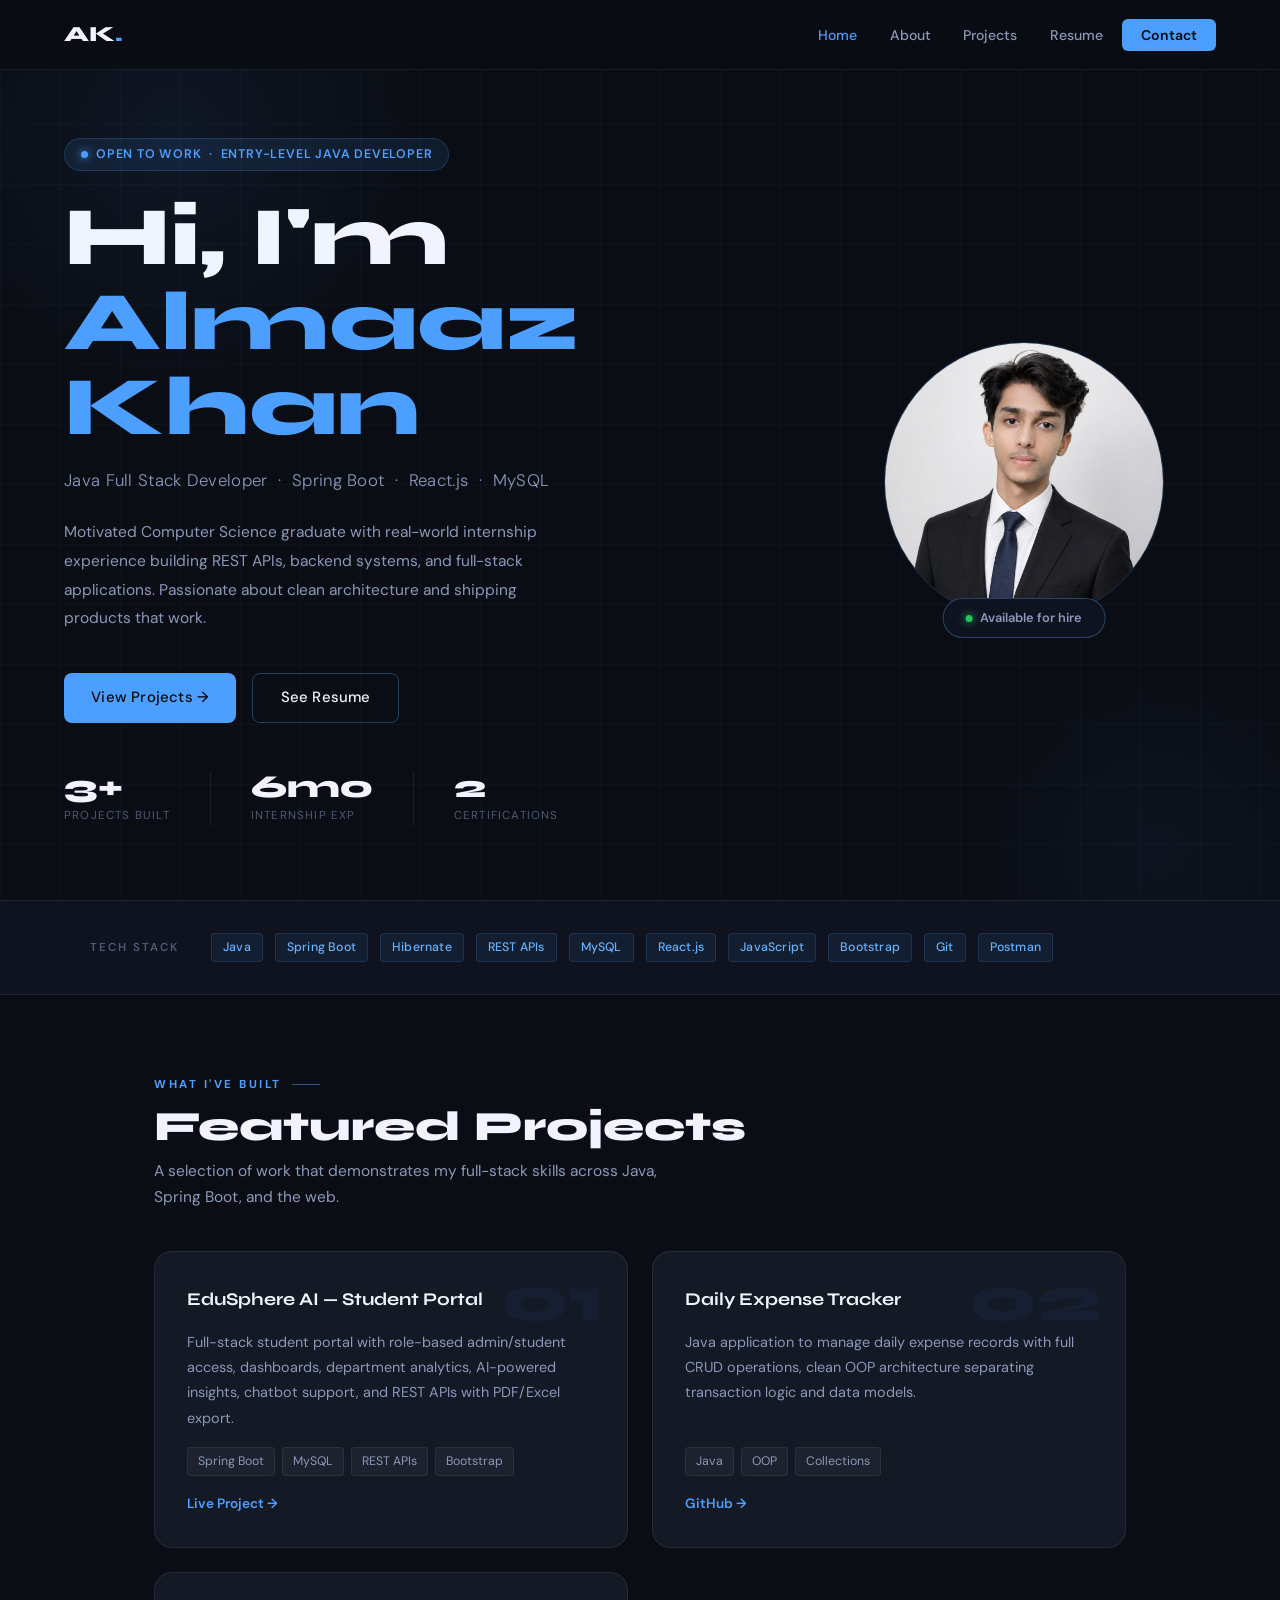
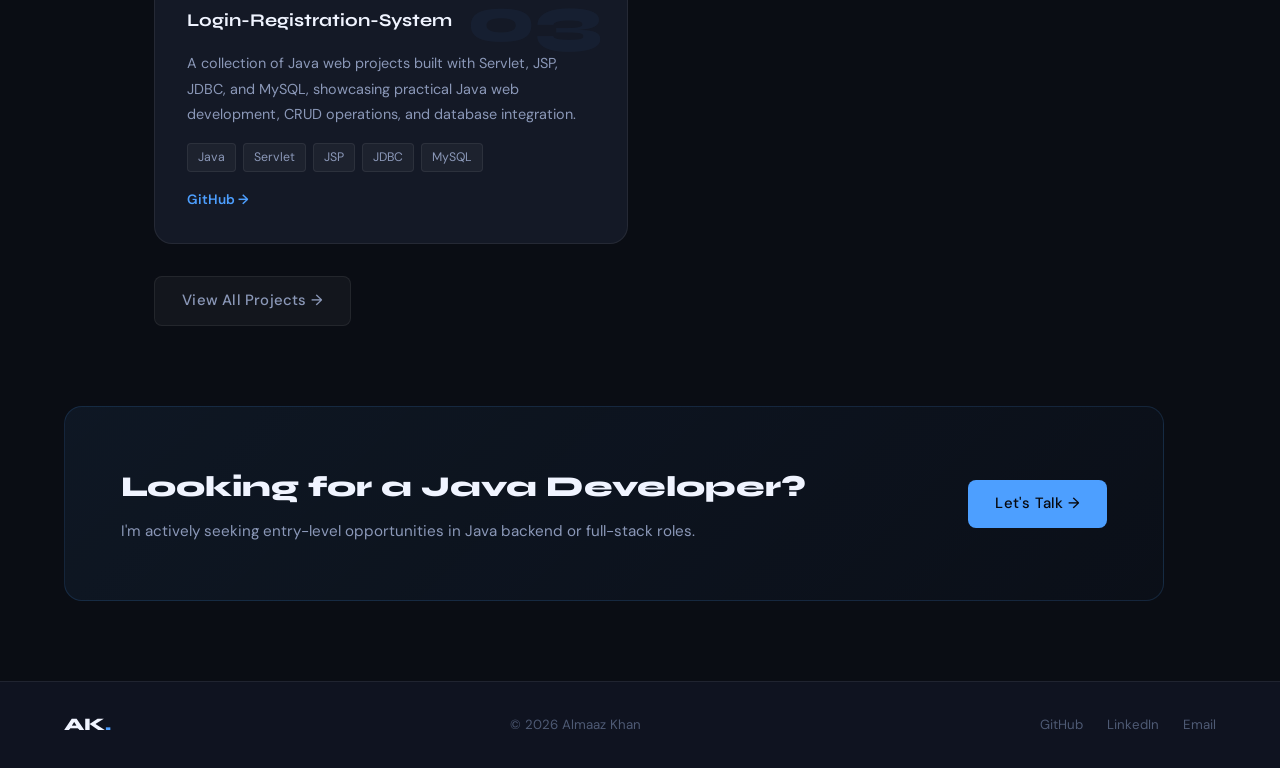
<file: index.html>
<!DOCTYPE html>
<html lang="en">
<head>
<meta charset="UTF-8" /><meta name="viewport" content="width=device-width, initial-scale=1.0" />
<title>Almaaz Khan | Java Full Stack Developer</title>
<link rel="stylesheet" href="style.css" />
<style>
/* ── HERO ── */
#hero {
  min-height: calc(100vh - 64px);
  display: flex; align-items: center;
  padding: 4rem 5vw 4rem;
  position: relative; overflow: hidden;
}
.hero-grid {
  position: absolute; inset: 0;
  background-image:
    linear-gradient(rgba(77,159,255,0.04) 1px, transparent 1px),
    linear-gradient(90deg, rgba(77,159,255,0.04) 1px, transparent 1px);
  background-size: 60px 60px;
}
.hero-glow-tl { position: absolute; top: -200px; left: -100px; width: 550px; height: 550px; background: radial-gradient(circle, rgba(77,159,255,0.07), transparent 65%); pointer-events: none; }
.hero-glow-br { position: absolute; bottom: -150px; right: -80px; width: 400px; height: 400px; background: radial-gradient(circle, rgba(77,159,255,0.05), transparent 65%); pointer-events: none; }
.hero-inner {
  position: relative; z-index: 1;
  display: grid; grid-template-columns: 1fr 300px; gap: 5rem; align-items: center;
  max-width: 1100px; width: 100%;
}
.hero-tag {
  display: inline-flex; align-items: center; gap: 8px;
  background: rgba(77,159,255,0.1); border: 1px solid rgba(77,159,255,0.2);
  border-radius: 100px; padding: 0.3rem 1rem;
  font-size: 0.78rem; font-weight: 600; color: var(--accent); letter-spacing: 0.8px;
  text-transform: uppercase; margin-bottom: 1.5rem;
  animation: up 0.7s ease both;
}
.hero-tag::before { content: ''; width: 7px; height: 7px; background: var(--accent); border-radius: 50%; box-shadow: 0 0 8px var(--accent); }
.hero-name {
  font-family: var(--font-h); font-size: clamp(3rem, 6.5vw, 5.2rem);
  font-weight: 800; line-height: 1.02; letter-spacing: 0;
  margin-bottom: 1rem; animation: up 0.7s 0.08s ease both;
}
.hero-name .ac { color: var(--accent); }
.hero-title { color: var(--text2); font-size: 1.05rem; font-weight: 300; margin-bottom: 1.5rem; letter-spacing: 0.3px; animation: up 0.7s 0.15s ease both; }
.hero-bio { color: var(--text2); font-size: 0.97rem; line-height: 1.85; max-width: 500px; margin-bottom: 2.5rem; animation: up 0.7s 0.22s ease both; }
.hero-btns { display: flex; gap: 1rem; flex-wrap: wrap; animation: up 0.7s 0.28s ease both; }
.hero-stats { display: flex; gap: 2.5rem; margin-top: 3rem; animation: up 0.7s 0.35s ease both; }
.stat-n { font-family: var(--font-h); font-size: 2rem; font-weight: 800; color: var(--text); line-height: 1; }
.stat-l { font-size: 0.72rem; color: var(--text3); text-transform: uppercase; letter-spacing: 1.2px; margin-top: 3px; }
.stat-divider { width: 1px; background: var(--border); align-self: stretch; }

/* AVATAR */
.avatar-wrap { animation: up 0.8s 0.1s ease both; position: relative; justify-self: end; }
.avatar-box {
  width: min(280px, 70vw); aspect-ratio: 1 / 1; height: auto;
  border-radius: 50%; overflow: hidden;
  border: 1px solid rgba(77,159,255,0.18);
  background: linear-gradient(145deg, rgba(77,159,255,0.1), rgba(77,159,255,0.03));
  display: flex; align-items: center; justify-content: center;
  position: relative;
}
.avatar-box img { width: 100%; height: 100%; object-fit: cover; }
.avatar-fallback { font-family: var(--font-h); font-size: 6rem; font-weight: 800; color: var(--accent); opacity: 0.25; }
.avatar-badge {
  position: absolute; bottom: -16px; left: 50%; transform: translateX(-50%);
  background: var(--bg2); border: 1px solid var(--border-h);
  border-radius: 100px; padding: 0.5rem 1.4rem; white-space: nowrap;
  font-size: 0.8rem; font-weight: 600; color: var(--text2);
  display: flex; align-items: center; gap: 7px;
}
.avatar-badge::before { content: ''; width: 7px; height: 7px; background: #22c55e; border-radius: 50%; box-shadow: 0 0 8px #22c55e; }

/* QUICK SKILLS ROW */
.skills-strip {
  background: var(--bg2); border-top: 1px solid var(--border); border-bottom: 1px solid var(--border);
  padding: 2rem 5vw; overflow: hidden;
}
.skills-strip-inner { max-width: 1100px; margin: 0 auto; display: flex; align-items: center; gap: 0; }
.skills-strip-label { font-size: 0.72rem; color: var(--text3); text-transform: uppercase; letter-spacing: 2px; font-weight: 600; white-space: nowrap; margin-right: 2rem; }
.skills-scroll { display: flex; gap: 0.75rem; flex-wrap: wrap; }
.skills-scroll .tag { animation: none; }

/* FEATURED PROJECTS */
.home-projects { padding: 5rem 5vw; max-width: 1100px; margin: 0 auto; }
.proj-grid { display: grid; grid-template-columns: repeat(auto-fit, minmax(min(100%, 310px), 1fr)); gap: 1.5rem; margin-top: 2.5rem; }
.proj-card {
  background: var(--card); border: 1px solid var(--border);
  border-radius: var(--rl); padding: 2rem; display: flex; flex-direction: column; gap: 1rem;
  position: relative; overflow: hidden;
  transition: border-color 0.25s, transform 0.25s;
}
.proj-card:hover { border-color: var(--border-h); transform: translateY(-4px); }
.proj-card::after { content: ''; position: absolute; top: 0; left: 0; right: 0; height: 2px; background: linear-gradient(90deg, var(--accent), transparent); opacity: 0; transition: opacity 0.25s; }
.proj-card:hover::after { opacity: 1; }
.proj-num { font-family: var(--font-h); font-size: 4rem; font-weight: 800; color: rgba(77,159,255,0.05); line-height: 1; position: absolute; top: 1rem; right: 1.5rem; }
.proj-title { font-family: var(--font-h); font-size: 1.12rem; font-weight: 700; }
.proj-desc { color: var(--text2); font-size: 0.9rem; line-height: 1.75; flex: 1; }
.proj-link { display: inline-flex; align-items: center; gap: 6px; color: var(--accent); font-size: 0.85rem; font-weight: 600; text-decoration: none; transition: gap 0.2s; }
.proj-link:hover { gap: 12px; }

/* CTA STRIP */
.cta-strip {
  background: linear-gradient(135deg, rgba(77,159,255,0.06), rgba(77,159,255,0.02));
  border: 1px solid rgba(77,159,255,0.15); border-radius: var(--rl);
  padding: 3.5rem; margin: 0 5vw 5rem; max-width: 1100px;
  display: flex; justify-content: space-between; align-items: center; gap: 2rem;
  flex-wrap: wrap;
}
.cta-strip h2 { font-family: var(--font-h); font-size: 1.8rem; font-weight: 800; letter-spacing: 0; }
.cta-strip p { color: var(--text2); font-size: 0.95rem; margin-top: 0.4rem; }

@keyframes up { from { opacity: 0; transform: translateY(22px); } to { opacity: 1; transform: none; } }

@media (max-width: 860px) {
  #hero { min-height: auto; padding: 3rem 5vw 4rem; }
  .hero-inner { grid-template-columns: 1fr; gap: 2.5rem; justify-items: center; text-align: center; }
  .hero-inner > div:first-child { min-width: 0; }
  .avatar-wrap { display: block; order: -1; justify-self: center; }
  .avatar-box { width: min(220px, 62vw); }
  .hero-bio { margin-left: auto; margin-right: auto; }
  .hero-btns, .hero-stats { justify-content: center; }
  .hero-stats { flex-wrap: wrap; gap: 1.25rem; margin-top: 2rem; }
  .stat-divider { display: none; }
  .skills-strip-inner { flex-direction: column; align-items: flex-start; gap: 1rem; }
  .skills-strip-label { margin-right: 0; }
  .cta-strip { flex-direction: column; align-items: flex-start; }
}

@media (max-width: 480px) {
  .hero-tag { white-space: normal; justify-content: center; }
  .hero-name { font-size: 2.55rem; line-height: 1.08; }
  .hero-title { font-size: 0.96rem; }
  .hero-btns .btn { width: 100%; justify-content: center; }
  .home-projects { padding: 3.5rem 5vw; }
  .proj-card { padding: 1.5rem; }
  .cta-strip { padding: 2rem !important; }
  .cta-strip h2 { font-size: 1.4rem !important; letter-spacing: 0 !important; }
}
</style>
</head>
<body>

<nav>
  <a href="index.html" class="nav-logo">AK<span>.</span></a>
  <ul class="nav-links">
    <li><a href="index.html">Home</a></li>
    <li><a href="about.html">About</a></li>
    <li><a href="projects.html">Projects</a></li>
    <li><a href="resume.html">Resume</a></li>
    <li><a href="contact.html" class="nav-cta">Contact</a></li>
  </ul>
  <div class="nav-hamburger" id="ham"><span></span><span></span><span></span></div>
</nav>

<main>
<!-- HERO -->
<section id="hero">
  <div class="hero-grid"></div>
  <div class="hero-glow-tl"></div>
  <div class="hero-glow-br"></div>
  <div class="hero-inner">
    <div>
      <div class="hero-tag">Open to Work &nbsp;·&nbsp; Entry-Level Java Developer</div>
      <h1 class="hero-name">Hi, I'm<br /><span class="ac">Almaaz Khan</span></h1>
      <p class="hero-title">Java Full Stack Developer &nbsp;·&nbsp; Spring Boot &nbsp;·&nbsp; React.js &nbsp;·&nbsp; MySQL</p>
      <p class="hero-bio">Motivated Computer Science graduate with real-world internship experience building REST APIs, backend systems, and full-stack applications. Passionate about clean architecture and shipping products that work.</p>
      <div class="hero-btns">
        <a href="projects.html" class="btn btn-primary">View Projects →</a>
        <a href="resume.html" class="btn btn-outline">See Resume</a>
      </div>
      <div class="hero-stats">
        <div>
          <div class="stat-n">3+</div>
          <div class="stat-l">Projects Built</div>
        </div>
        <div class="stat-divider"></div>
        <div>
          <div class="stat-n">6mo</div>
          <div class="stat-l">Internship Exp</div>
        </div>
        <div class="stat-divider"></div>
        <div>
          <div class="stat-n">2</div>
          <div class="stat-l">Certifications</div>
        </div>
      </div>
    </div>
    <div class="avatar-wrap">
      <div class="avatar-box">
        <img src="photo_2026-05-22_04-41-37.jpg" alt="Almaaz Khan" onerror="this.style.display='none';this.nextElementSibling.style.display='flex';" />
        <div class="avatar-fallback" style="display:none;">AK</div>
      </div>
      <div class="avatar-badge">Available for hire</div>
    </div>
  </div>
</section>

<!-- SKILLS STRIP -->
<div class="skills-strip">
  <div class="skills-strip-inner">
    <span class="skills-strip-label">Tech Stack</span>
    <div class="skills-scroll">
      <span class="tag">Java</span><span class="tag">Spring Boot</span><span class="tag">Hibernate</span>
      <span class="tag">REST APIs</span><span class="tag">MySQL</span><span class="tag">React.js</span>
      <span class="tag">JavaScript</span><span class="tag">Bootstrap</span><span class="tag">Git</span>
      <span class="tag">Postman</span>
    </div>
  </div>
</div>

<!-- FEATURED PROJECTS -->
<div class="home-projects">
  <div class="reveal">
    <p class="sec-label">What I've Built</p>
    <h2 class="sec-title">Featured Projects</h2>
    <p class="sec-sub">A selection of work that demonstrates my full-stack skills across Java, Spring Boot, and the web.</p>
  </div>
  <div class="proj-grid">
    <div class="proj-card reveal reveal-d1">
      <div class="proj-num">01</div>
      <div class="proj-title">EduSphere AI — Student Portal</div>
      <div class="proj-desc">Full-stack student portal with role-based admin/student access, dashboards, department analytics, AI-powered insights, chatbot support, and REST APIs with PDF/Excel export.</div>
      <div class="tags">
        <span class="tag-gray">Spring Boot</span><span class="tag-gray">MySQL</span><span class="tag-gray">REST APIs</span><span class="tag-gray">Bootstrap</span>
      </div>
      <a href="https://edusphere-ai-production.up.railway.app" target="_blank" class="proj-link">Live Project →</a>
    </div>
    <div class="proj-card reveal reveal-d2">
      <div class="proj-num">02</div>
      <div class="proj-title">Daily Expense Tracker</div>
      <div class="proj-desc">Java application to manage daily expense records with full CRUD operations, clean OOP architecture separating transaction logic and data models.</div>
      <div class="tags">
        <span class="tag-gray">Java</span><span class="tag-gray">OOP</span><span class="tag-gray">Collections</span>
      </div>
      <a href="https://github.com/Almaazkhan07" target="_blank" class="proj-link">GitHub →</a>
    </div>
    <div class="proj-card reveal reveal-d3">
      <div class="proj-num">03</div>
      <div class="proj-title">Login-Registration-System</div>
      <div class="proj-desc">A collection of Java web projects built with Servlet, JSP, JDBC, and MySQL, showcasing practical Java web development, CRUD operations, and database integration.</div>
      <div class="tags">
        <span class="tag-gray">Java</span><span class="tag-gray">Servlet</span><span class="tag-gray">JSP</span><span class="tag-gray">JDBC</span><span class="tag-gray">MySQL</span>
      </div>
      <a href="https://github.com/Almaazkhan07/Login-Registration-System" target="_blank" class="proj-link">GitHub →</a>
    </div>
  </div>
  <div style="margin-top: 2rem; reveal">
    <a href="projects.html" class="btn btn-ghost">View All Projects →</a>
  </div>
</div>

<!-- CTA STRIP -->
<div class="cta-strip reveal" style="margin: 0 auto 5rem; display: flex; justify-content: space-between; align-items: center; gap: 2rem; flex-wrap: wrap; padding: 3.5rem; background: linear-gradient(135deg, rgba(77,159,255,0.07), rgba(77,159,255,0.02)); border: 1px solid rgba(77,159,255,0.15); border-radius: 18px; max-width: calc(1100px); margin-left: 5vw; margin-right: 5vw;">
  <div>
    <h2 style="font-family: var(--font-h); font-size: 1.8rem; font-weight: 800; letter-spacing: 0;">Looking for a Java Developer?</h2>
    <p style="color: var(--text2); font-size: 0.95rem; margin-top: 0.4rem;">I'm actively seeking entry-level opportunities in Java backend or full-stack roles.</p>
  </div>
  <a href="contact.html" class="btn btn-primary">Let's Talk →</a>
</div>
</main>

<footer>
  <a href="index.html" class="footer-logo">AK<span>.</span></a>
  <p class="footer-copy">© 2026 Almaaz Khan</p>
  <div class="footer-links">
    <a href="https://github.com/Almaazkhan07" target="_blank">GitHub</a>
    <a href="https://www.linkedin.com/in/almaaz-khan-p7/" target="_blank">LinkedIn</a>
    <a href="mailto:almaazkhan7070@gmail.com">Email</a>
  </div>
</footer>
<script src="main.js"></script>
</body>
</html>
</file>
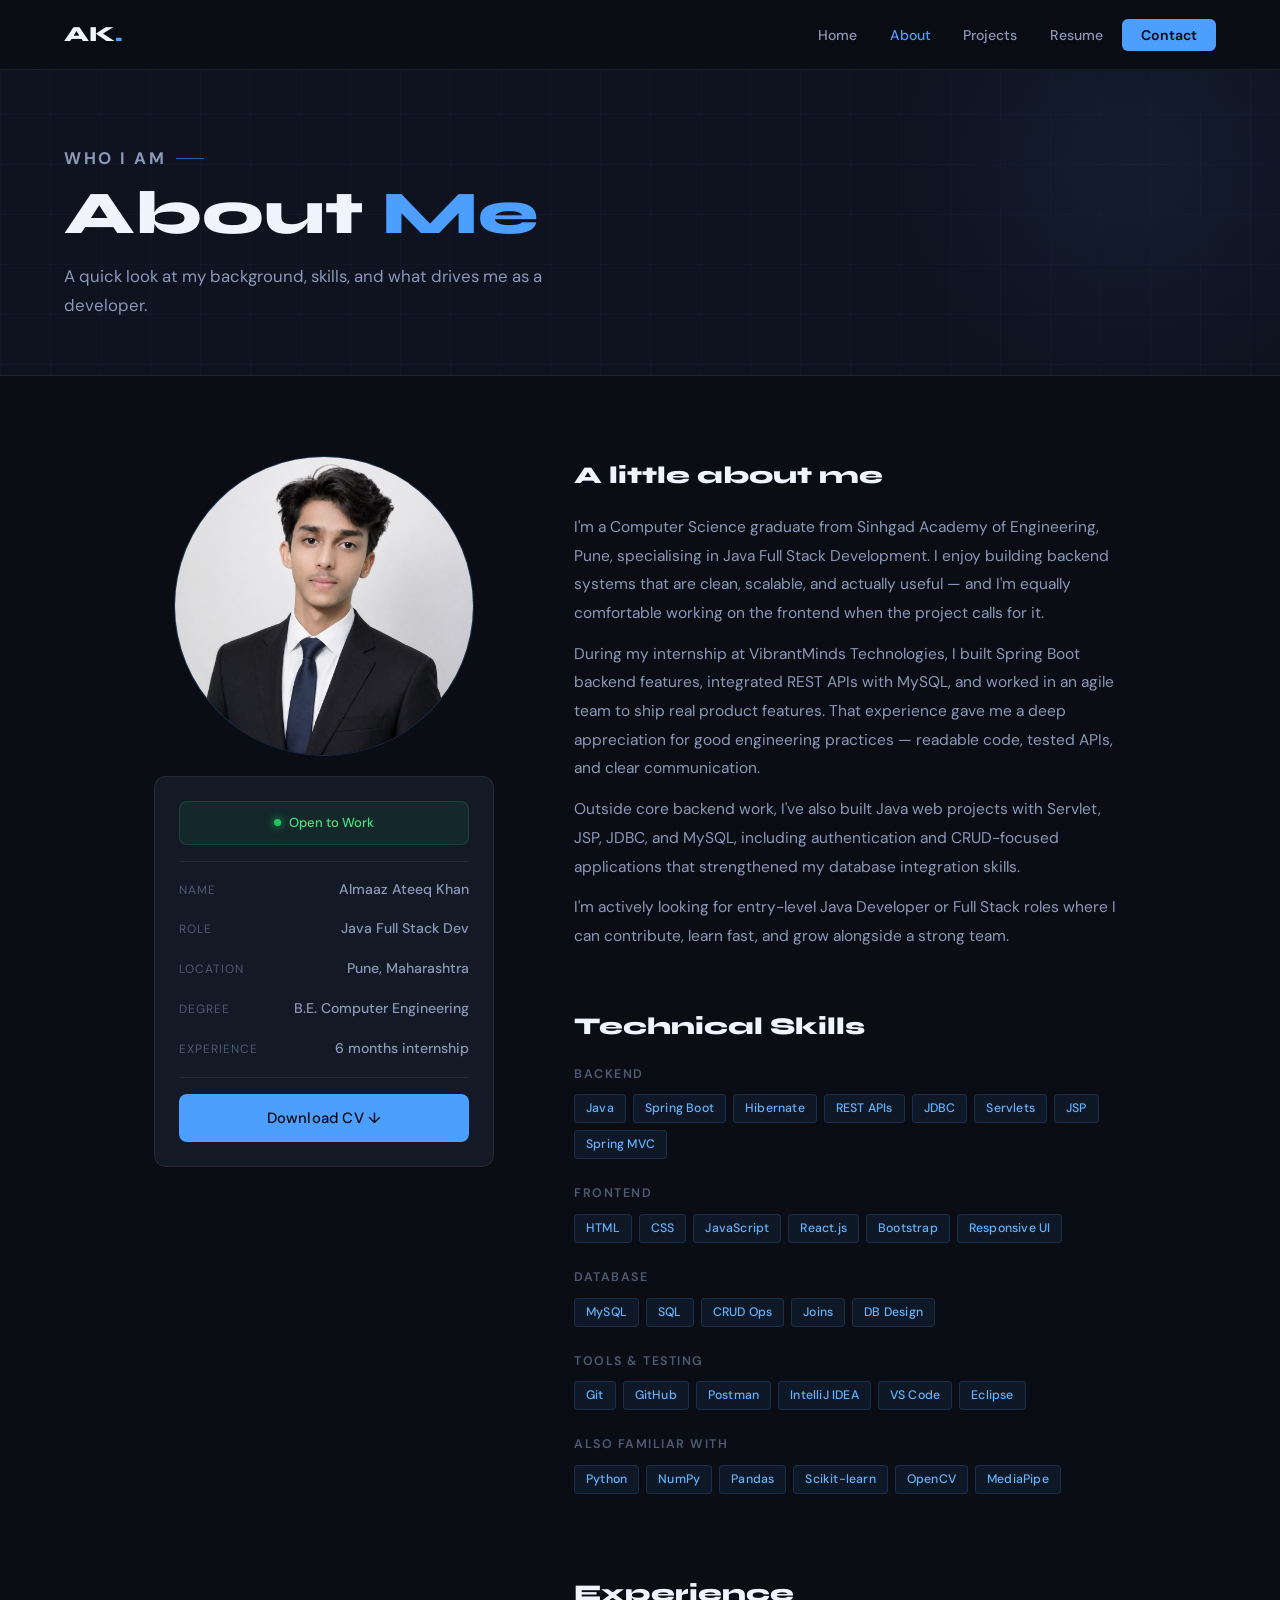
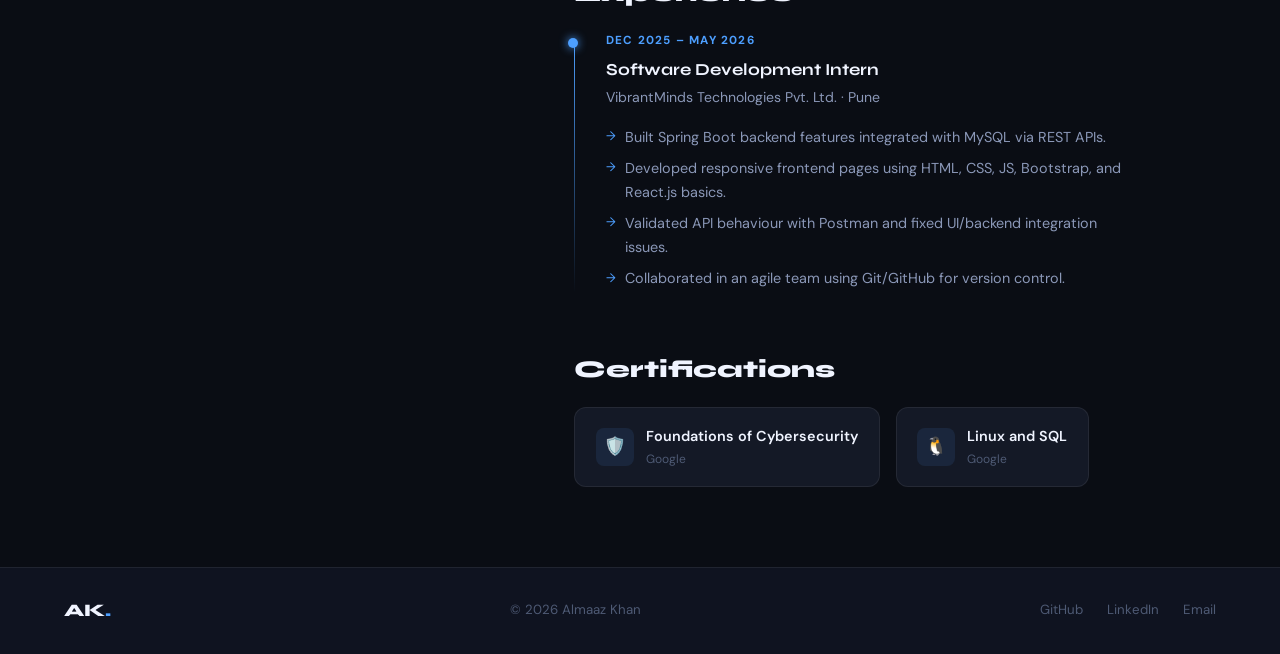
<file: about.html>
<!DOCTYPE html>
<html lang="en">
<head>
<meta charset="UTF-8" /><meta name="viewport" content="width=device-width, initial-scale=1.0" />
<title>About | Almaaz Khan</title>
<link rel="stylesheet" href="style.css" />
<style>
.about-layout {
  display: grid; grid-template-columns: 340px 1fr; gap: 5rem;
  align-items: start; max-width: 1100px; margin: 0 auto;
  padding: 5rem 5vw;
}
/* LEFT — photo & info card */
.about-sidebar { position: sticky; top: 88px; }
.about-photo-wrap {
  border-radius: 50%; overflow: hidden;
  border: 1px solid rgba(77,159,255,0.18);
  background: linear-gradient(145deg, rgba(77,159,255,0.1), rgba(77,159,255,0.03));
  width: min(100%, 300px); aspect-ratio: 1 / 1; margin: 0 auto;
  display: flex; align-items: center; justify-content: center;
}
.about-photo-wrap img { width: 100%; height: 100%; object-fit: cover; }
.about-photo-fallback { font-family: var(--font-h); font-size: 5rem; font-weight: 800; color: var(--accent); opacity: 0.25; }
.info-card {
  background: var(--card); border: 1px solid var(--border);
  border-radius: var(--r); padding: 1.5rem; margin-top: 1.25rem;
  display: flex; flex-direction: column; gap: 1rem;
}
.info-row { display: flex; justify-content: space-between; align-items: baseline; gap: 1rem; }
.info-key { font-size: 0.75rem; color: var(--text3); text-transform: uppercase; letter-spacing: 1px; }
.info-val { font-size: 0.88rem; color: var(--text2); font-weight: 500; text-align: right; }
.info-divider { height: 1px; background: var(--border); }
.status-badge {
  display: flex; align-items: center; gap: 8px; justify-content: center;
  background: rgba(34,197,94,0.08); border: 1px solid rgba(34,197,94,0.2);
  border-radius: 8px; padding: 0.6rem; font-size: 0.82rem; color: #4ade80; font-weight: 500;
}
.status-badge::before { content: ''; width: 7px; height: 7px; background: #22c55e; border-radius: 50%; box-shadow: 0 0 8px #22c55e; }

/* RIGHT — content */
.about-content { display: flex; flex-direction: column; gap: 3.5rem; }
.about-section h2 { font-family: var(--font-h); font-size: 1.5rem; font-weight: 800; letter-spacing: 0; margin-bottom: 1rem; }
.about-section p { color: var(--text2); font-size: 0.97rem; line-height: 1.85; margin-bottom: 0.75rem; }
.about-section p:last-child { margin-bottom: 0; }

/* SKILLS */
.skill-group { margin-bottom: 1.5rem; }
.skill-group-title { font-size: 0.78rem; color: var(--text3); text-transform: uppercase; letter-spacing: 1.5px; font-weight: 600; margin-bottom: 0.6rem; }

/* TIMELINE */
.tl { position: relative; padding-left: 2rem; }
.tl::before { content: ''; position: absolute; left: 0; top: 8px; bottom: 0; width: 1px; background: linear-gradient(to bottom, var(--accent), transparent); }
.tl-item { position: relative; padding-bottom: 2.5rem; }
.tl-item:last-child { padding-bottom: 0; }
.tl-item::before { content: ''; position: absolute; left: -2.35rem; top: 7px; width: 10px; height: 10px; border-radius: 50%; background: var(--accent); box-shadow: 0 0 10px var(--accent); }
.tl-date { font-size: 0.73rem; color: var(--accent); font-weight: 700; text-transform: uppercase; letter-spacing: 1.2px; margin-bottom: 0.3rem; }
.tl-title { font-family: var(--font-h); font-size: 1.05rem; font-weight: 700; margin-bottom: 0.15rem; }
.tl-company { color: var(--text2); font-size: 0.88rem; margin-bottom: 0.7rem; }
.tl-bullets { list-style: none; }
.tl-bullets li { color: var(--text2); font-size: 0.9rem; padding: 0.2rem 0 0.2rem 1.2rem; position: relative; }
.tl-bullets li::before { content: '→'; position: absolute; left: 0; color: var(--accent); font-size: 0.78rem; top: 0.28rem; }

/* CERTS */
.cert-row { display: flex; gap: 1rem; flex-wrap: wrap; }
.cert-card {
  display: flex; align-items: center; gap: 12px;
  background: var(--card); border: 1px solid var(--border);
  border-radius: var(--r); padding: 1rem 1.3rem;
  transition: border-color 0.22s;
}
.cert-card:hover { border-color: var(--border-h); }
.cert-icon { width: 38px; height: 38px; background: rgba(77,159,255,0.1); border-radius: 8px; display: flex; align-items: center; justify-content: center; font-size: 1.1rem; }
.cert-name { font-size: 0.9rem; font-weight: 600; }
.cert-by { font-size: 0.75rem; color: var(--text3); margin-top: 1px; }

@media (max-width: 860px) {
  .about-layout { grid-template-columns: 1fr; }
  .about-sidebar { position: static; }
  .about-photo-wrap { max-width: 260px; }
}

@media (max-width: 480px) {
  .about-layout { padding: 3.5rem 5vw; gap: 2.5rem; }
  .info-row { align-items: flex-start; flex-direction: column; gap: 0.25rem; }
  .info-val { text-align: left; }
}
</style>
</head>
<body>
<nav>
  <a href="index.html" class="nav-logo">AK<span>.</span></a>
  <ul class="nav-links">
    <li><a href="index.html">Home</a></li>
    <li><a href="about.html">About</a></li>
    <li><a href="projects.html">Projects</a></li>
    <li><a href="resume.html">Resume</a></li>
    <li><a href="contact.html" class="nav-cta">Contact</a></li>
  </ul>
  <div class="nav-hamburger" id="ham"><span></span><span></span><span></span></div>
</nav>
<main>

<div class="page-hero">
  <div class="page-hero-grid"></div>
  <div class="page-hero-glow"></div>
  <div class="page-hero-inner">
    <p class="sec-label">Who I Am</p>
    <h1>About <span>Me</span></h1>
    <p>A quick look at my background, skills, and what drives me as a developer.</p>
  </div>
</div>

<div class="about-layout">
  <!-- SIDEBAR -->
  <div class="about-sidebar reveal">
    <div class="about-photo-wrap">
      <img src="photo_2026-05-22_04-41-37.jpg" alt="Almaaz Khan" onerror="this.style.display='none';this.nextElementSibling.style.display='flex';" />
      <div class="about-photo-fallback" style="display:none;">AK</div>
    </div>
    <div class="info-card">
      <div class="status-badge">Open to Work</div>
      <div class="info-divider"></div>
      <div class="info-row"><span class="info-key">Name</span><span class="info-val">Almaaz Ateeq Khan</span></div>
      <div class="info-row"><span class="info-key">Role</span><span class="info-val">Java Full Stack Dev</span></div>
      <div class="info-row"><span class="info-key">Location</span><span class="info-val">Pune, Maharashtra</span></div>
      <div class="info-row"><span class="info-key">Degree</span><span class="info-val">B.E. Computer Engineering</span></div>
      <div class="info-row"><span class="info-key">Experience</span><span class="info-val">6 months internship</span></div>
      <div class="info-divider"></div>
      <a href="Resume_Almaaz Khan.pdf" download class="btn btn-primary" style="justify-content: center; width: 100%;">Download CV ↓</a>
    </div>
  </div>

  <!-- CONTENT -->
  <div class="about-content">
    <div class="about-section reveal">
      <h2>A little about me</h2>
      <p>I'm a Computer Science graduate from Sinhgad Academy of Engineering, Pune, specialising in Java Full Stack Development. I enjoy building backend systems that are clean, scalable, and actually useful — and I'm equally comfortable working on the frontend when the project calls for it.</p>
      <p>During my internship at VibrantMinds Technologies, I built Spring Boot backend features, integrated REST APIs with MySQL, and worked in an agile team to ship real product features. That experience gave me a deep appreciation for good engineering practices — readable code, tested APIs, and clear communication.</p>
      <p>Outside core backend work, I've also built Java web projects with Servlet, JSP, JDBC, and MySQL, including authentication and CRUD-focused applications that strengthened my database integration skills.</p>
      <p>I'm actively looking for entry-level Java Developer or Full Stack roles where I can contribute, learn fast, and grow alongside a strong team.</p>
    </div>

    <div class="about-section reveal">
      <h2>Technical Skills</h2>
      <div class="skill-group">
        <div class="skill-group-title">Backend</div>
        <div class="tags"><span class="tag">Java</span><span class="tag">Spring Boot</span><span class="tag">Hibernate</span><span class="tag">REST APIs</span><span class="tag">JDBC</span><span class="tag">Servlets</span><span class="tag">JSP</span><span class="tag">Spring MVC</span></div>
      </div>
      <div class="skill-group">
        <div class="skill-group-title">Frontend</div>
        <div class="tags"><span class="tag">HTML</span><span class="tag">CSS</span><span class="tag">JavaScript</span><span class="tag">React.js</span><span class="tag">Bootstrap</span><span class="tag">Responsive UI</span></div>
      </div>
      <div class="skill-group">
        <div class="skill-group-title">Database</div>
        <div class="tags"><span class="tag">MySQL</span><span class="tag">SQL</span><span class="tag">CRUD Ops</span><span class="tag">Joins</span><span class="tag">DB Design</span></div>
      </div>
      <div class="skill-group">
        <div class="skill-group-title">Tools & Testing</div>
        <div class="tags"><span class="tag">Git</span><span class="tag">GitHub</span><span class="tag">Postman</span><span class="tag">IntelliJ IDEA</span><span class="tag">VS Code</span><span class="tag">Eclipse</span></div>
      </div>
      <div class="skill-group">
        <div class="skill-group-title">Also Familiar With</div>
        <div class="tags"><span class="tag">Python</span><span class="tag">NumPy</span><span class="tag">Pandas</span><span class="tag">Scikit-learn</span><span class="tag">OpenCV</span><span class="tag">MediaPipe</span></div>
      </div>
    </div>

    <div class="about-section reveal">
      <h2>Experience</h2>
      <div class="tl">
        <div class="tl-item">
          <div class="tl-date">Dec 2025 – May 2026</div>
          <div class="tl-title">Software Development Intern</div>
          <div class="tl-company">VibrantMinds Technologies Pvt. Ltd. · Pune</div>
          <ul class="tl-bullets">
            <li>Built Spring Boot backend features integrated with MySQL via REST APIs.</li>
            <li>Developed responsive frontend pages using HTML, CSS, JS, Bootstrap, and React.js basics.</li>
            <li>Validated API behaviour with Postman and fixed UI/backend integration issues.</li>
            <li>Collaborated in an agile team using Git/GitHub for version control.</li>
          </ul>
        </div>
      </div>
    </div>

    <div class="about-section reveal">
      <h2>Certifications</h2>
      <div class="cert-row">
        <div class="cert-card"><div class="cert-icon">🛡️</div><div><div class="cert-name">Foundations of Cybersecurity</div><div class="cert-by">Google</div></div></div>
        <div class="cert-card"><div class="cert-icon">🐧</div><div><div class="cert-name">Linux and SQL</div><div class="cert-by">Google</div></div></div>
      </div>
    </div>
  </div>
</div>
</main>
<footer>
  <a href="index.html" class="footer-logo">AK<span>.</span></a>
  <p class="footer-copy">© 2026 Almaaz Khan</p>
  <div class="footer-links">
    <a href="https://github.com/Almaazkhan07" target="_blank">GitHub</a>
    <a href="https://www.linkedin.com/in/almaaz-khan-p7/" target="_blank">LinkedIn</a>
    <a href="mailto:almaazkhan7070@gmail.com">Email</a>
  </div>
</footer>
<script src="main.js"></script>
</body>
</html>
</file>
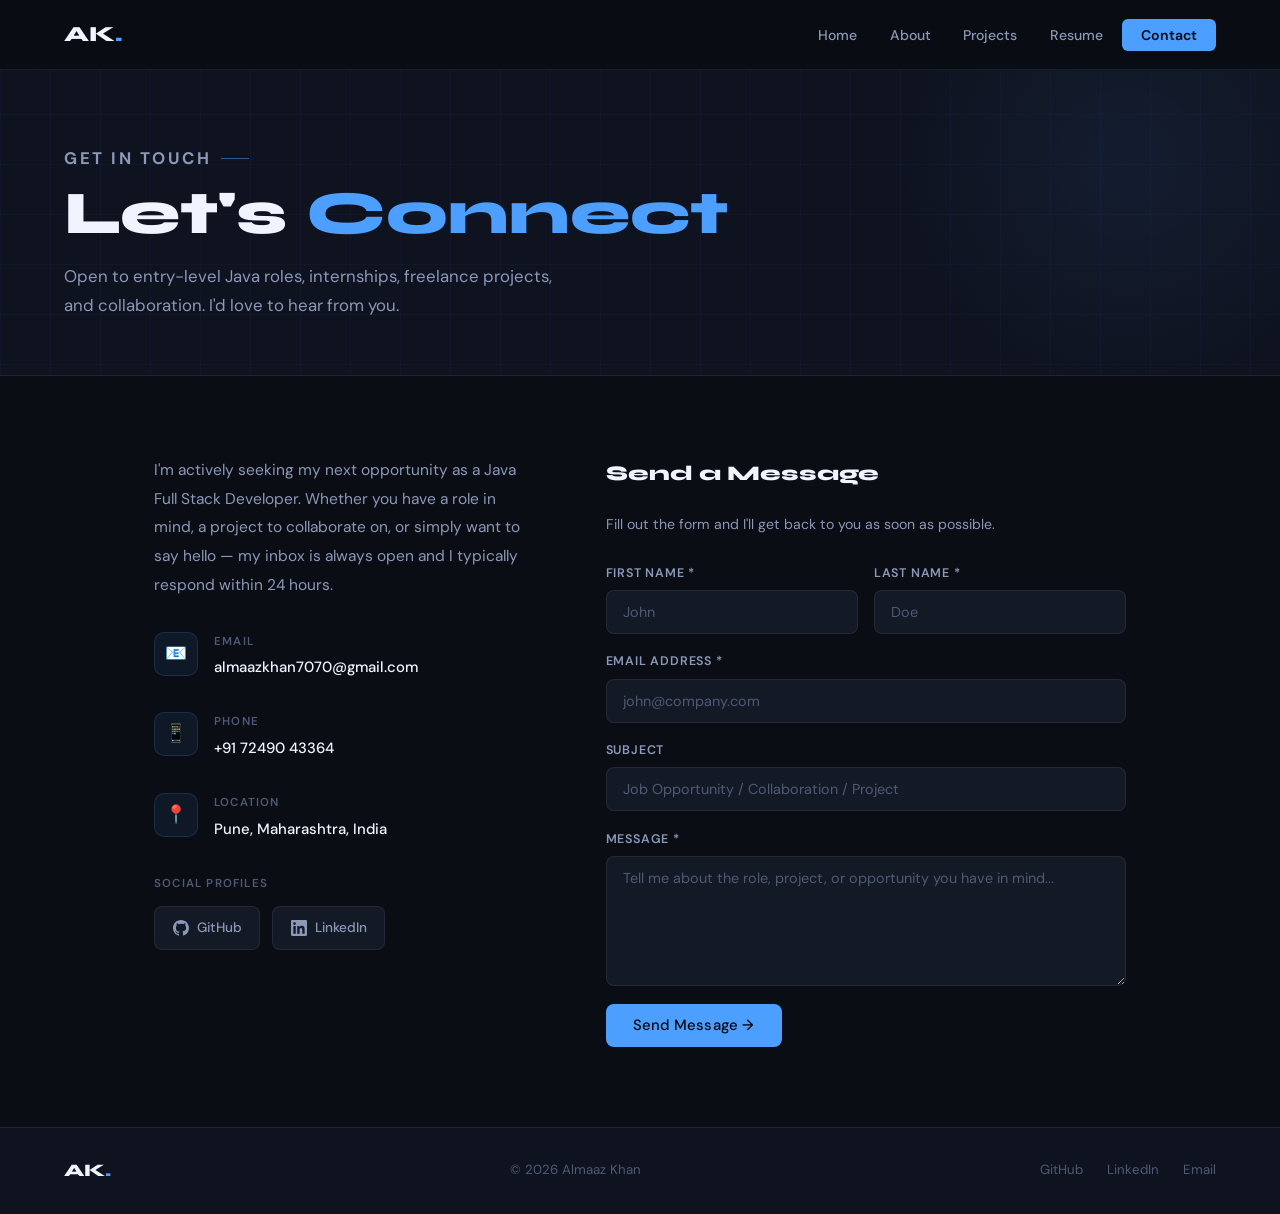
<file: contact.html>
<!DOCTYPE html>
<html lang="en">
<head>
<meta charset="UTF-8" /><meta name="viewport" content="width=device-width, initial-scale=1.0" />
<title>Contact | Almaaz Khan</title>
<link rel="stylesheet" href="style.css" />
<style>
.contact-wrap {
  max-width: 1100px; margin: 0 auto; padding: 5rem 5vw;
  display: grid; grid-template-columns: 1fr 1.4fr; gap: 5rem; align-items: start;
}
/* LEFT */
.contact-left { display: flex; flex-direction: column; gap: 2rem; }
.contact-intro { color: var(--text2); font-size: 0.97rem; line-height: 1.85; }

.contact-item {
  display: flex; align-items: flex-start; gap: 1rem;
}
.c-icon {
  width: 44px; height: 44px; border-radius: 10px;
  background: rgba(77,159,255,0.08); border: 1px solid rgba(77,159,255,0.16);
  display: flex; align-items: center; justify-content: center;
  font-size: 1.1rem; flex-shrink: 0;
}
.c-label { font-size: 0.72rem; color: var(--text3); text-transform: uppercase; letter-spacing: 1.2px; font-weight: 600; margin-bottom: 2px; }
.c-val { font-size: 0.93rem; color: var(--text); font-weight: 500; text-decoration: none; transition: color 0.18s; }
.c-val:hover { color: var(--accent); }

.social-row { display: flex; gap: 0.75rem; margin-top: 0.5rem; }
.social-btn {
  display: inline-flex; align-items: center; gap: 8px;
  background: var(--card); border: 1px solid var(--border);
  border-radius: 8px; padding: 0.6rem 1.1rem;
  color: var(--text2); font-size: 0.85rem; font-weight: 500; text-decoration: none;
  transition: border-color 0.2s, color 0.2s;
}
.social-btn:hover { border-color: var(--border-h); color: var(--accent); }

/* RIGHT — FORM */
.contact-form { display: flex; flex-direction: column; gap: 1.1rem; }
.form-header { font-family: var(--font-h); font-size: 1.3rem; font-weight: 800; margin-bottom: 0.25rem; }
.form-sub { color: var(--text2); font-size: 0.88rem; margin-bottom: 0.5rem; }
.form-row-2 { display: grid; grid-template-columns: 1fr 1fr; gap: 1rem; }
.form-group { display: flex; flex-direction: column; gap: 6px; }
.form-group label { font-size: 0.78rem; color: var(--text2); font-weight: 600; text-transform: uppercase; letter-spacing: 0.8px; }
.form-group input,
.form-group textarea,
.form-group select {
  background: var(--card); border: 1px solid var(--border);
  border-radius: 8px; padding: 0.75rem 1rem;
  color: var(--text); font-family: var(--font-b); font-size: 0.9rem;
  outline: none; transition: border-color 0.2s, background 0.2s; width: 100%;
}
.form-group input:focus,
.form-group textarea:focus { border-color: rgba(77,159,255,0.45); background: rgba(77,159,255,0.03); }
.form-group input::placeholder,
.form-group textarea::placeholder { color: var(--text3); }
.form-group textarea { resize: vertical; min-height: 130px; }
.submit-row { display: flex; align-items: center; gap: 1rem; flex-wrap: wrap; }
.success-msg { display: none; color: #4ade80; font-size: 0.88rem; font-weight: 500; align-items: center; gap: 6px; }
.error-msg { display: none; color: #f87171; font-size: 0.88rem; font-weight: 500; align-items: center; gap: 6px; }
.success-msg.show { display: flex; }
.error-msg.show { display: flex; }
.btn:disabled { opacity: 0.65; cursor: not-allowed; transform: none; }

@media (max-width: 860px) {
  .contact-wrap { grid-template-columns: 1fr; gap: 3rem; }
  .form-row-2 { grid-template-columns: 1fr; }
}
</style>
</head>
<body>
<nav>
  <a href="index.html" class="nav-logo">AK<span>.</span></a>
  <ul class="nav-links">
    <li><a href="index.html">Home</a></li>
    <li><a href="about.html">About</a></li>
    <li><a href="projects.html">Projects</a></li>
    <li><a href="resume.html">Resume</a></li>
    <li><a href="contact.html" class="nav-cta">Contact</a></li>
  </ul>
  <div class="nav-hamburger" id="ham"><span></span><span></span><span></span></div>
</nav>
<main>

<div class="page-hero">
  <div class="page-hero-grid"></div>
  <div class="page-hero-glow"></div>
  <div class="page-hero-inner">
    <p class="sec-label">Get In Touch</p>
    <h1>Let's <span>Connect</span></h1>
    <p>Open to entry-level Java roles, internships, freelance projects, and collaboration. I'd love to hear from you.</p>
  </div>
</div>

<div class="contact-wrap">
  <!-- LEFT -->
  <div class="contact-left reveal">
    <p class="contact-intro">
      I'm actively seeking my next opportunity as a Java Full Stack Developer. Whether you have a role in mind, a project to collaborate on, or simply want to say hello — my inbox is always open and I typically respond within 24 hours.
    </p>

    <div class="contact-item">
      <div class="c-icon">📧</div>
      <div>
        <div class="c-label">Email</div>
        <a href="mailto:almaazkhan7070@gmail.com" class="c-val">almaazkhan7070@gmail.com</a>
      </div>
    </div>
    <div class="contact-item">
      <div class="c-icon">📱</div>
      <div>
        <div class="c-label">Phone</div>
        <a href="tel:+917249043364" class="c-val">+91 72490 43364</a>
      </div>
    </div>
    <div class="contact-item">
      <div class="c-icon">📍</div>
      <div>
        <div class="c-label">Location</div>
        <span class="c-val">Pune, Maharashtra, India</span>
      </div>
    </div>

    <div>
      <div class="c-label" style="margin-bottom: 0.75rem;">Social Profiles</div>
      <div class="social-row">
        <a href="https://github.com/Almaazkhan07" target="_blank" class="social-btn">
          <svg width="16" height="16" viewBox="0 0 24 24" fill="currentColor"><path d="M12 0C5.37 0 0 5.37 0 12c0 5.3 3.438 9.8 8.205 11.385.6.113.82-.258.82-.577v-2.165c-3.338.726-4.033-1.416-4.033-1.416-.546-1.387-1.333-1.756-1.333-1.756-1.089-.745.083-.729.083-.729 1.205.084 1.839 1.237 1.839 1.237 1.07 1.834 2.807 1.304 3.492.997.107-.775.418-1.305.762-1.604-2.665-.305-5.467-1.334-5.467-5.931 0-1.311.469-2.381 1.236-3.221-.124-.303-.535-1.524.117-3.176 0 0 1.008-.322 3.301 1.23A11.509 11.509 0 0112 5.803c1.02.005 2.047.138 3.006.404 2.291-1.552 3.297-1.23 3.297-1.23.653 1.653.242 2.874.118 3.176.77.84 1.235 1.911 1.235 3.221 0 4.609-2.807 5.624-5.479 5.921.43.372.823 1.102.823 2.222v3.293c0 .319.192.694.801.576C20.566 21.797 24 17.3 24 12c0-6.63-5.37-12-12-12z"/></svg>
          GitHub
        </a>
        <a href="https://www.linkedin.com/in/almaaz-khan-p7/" target="_blank" class="social-btn">
          <svg width="16" height="16" viewBox="0 0 24 24" fill="currentColor"><path d="M20.447 20.452h-3.554v-5.569c0-1.328-.027-3.037-1.852-3.037-1.853 0-2.136 1.445-2.136 2.939v5.667H9.351V9h3.414v1.561h.046c.477-.9 1.637-1.85 3.37-1.85 3.601 0 4.267 2.37 4.267 5.455v6.286zM5.337 7.433a2.062 2.062 0 01-2.063-2.065 2.064 2.064 0 112.063 2.065zm1.782 13.019H3.555V9h3.564v11.452zM22.225 0H1.771C.792 0 0 .774 0 1.729v20.542C0 23.227.792 24 1.771 24h20.451C23.2 24 24 23.227 24 22.271V1.729C24 .774 23.2 0 22.222 0h.003z"/></svg>
          LinkedIn
        </a>
      </div>
    </div>
  </div>

  <!-- FORM -->
  <form class="contact-form reveal reveal-d1" id="contact-form" action="https://formspree.io/f/mjgjlqze" method="POST">
    <div class="form-header">Send a Message</div>
    <p class="form-sub">Fill out the form and I'll get back to you as soon as possible.</p>
    <input type="hidden" name="_subject" value="New portfolio contact message" />
    <div class="form-row-2">
      <div class="form-group">
        <label>First Name *</label>
        <input type="text" id="fname" name="first_name" placeholder="John" required />
      </div>
      <div class="form-group">
        <label>Last Name *</label>
        <input type="text" id="lname" name="last_name" placeholder="Doe" required />
      </div>
    </div>
    <div class="form-group">
      <label>Email Address *</label>
      <input type="email" id="email" name="email" placeholder="john@company.com" required />
    </div>
    <div class="form-group">
      <label>Subject</label>
      <input type="text" id="subject" name="subject" placeholder="Job Opportunity / Collaboration / Project" />
    </div>
    <div class="form-group">
      <label>Message *</label>
      <textarea id="message" name="message" placeholder="Tell me about the role, project, or opportunity you have in mind..." required></textarea>
    </div>
    <div class="submit-row">
      <button class="btn btn-primary" id="send-btn" type="submit">Send Message →</button>
      <div class="success-msg" id="success-msg">✓ Message sent! I'll reply soon.</div>
      <div class="error-msg" id="error-msg">Message failed. Please try again or email me directly.</div>
    </div>
  </form>
</div>
</main>
<footer>
  <a href="index.html" class="footer-logo">AK<span>.</span></a>
  <p class="footer-copy">© 2026 Almaaz Khan</p>
  <div class="footer-links">
    <a href="https://github.com/Almaazkhan07" target="_blank">GitHub</a>
    <a href="https://www.linkedin.com/in/almaaz-khan-p7/" target="_blank">LinkedIn</a>
    <a href="mailto:almaazkhan7070@gmail.com">Email</a>
  </div>
</footer>
<script src="main.js"></script>
<script>
const contactForm = document.getElementById('contact-form');
const btn = document.getElementById('send-btn');
const successMsg = document.getElementById('success-msg');
const errorMsg = document.getElementById('error-msg');

contactForm.addEventListener('submit', async (event) => {
  event.preventDefault();
  successMsg.classList.remove('show');
  errorMsg.classList.remove('show');
  btn.textContent = 'Sending...';
  btn.disabled = true;

  try {
    const response = await fetch(contactForm.action, {
      method: 'POST',
      body: new FormData(contactForm),
      headers: { Accept: 'application/json' }
    });

    if (!response.ok) throw new Error('Form submission failed');
    contactForm.reset();
    successMsg.classList.add('show');
  } catch (error) {
    errorMsg.classList.add('show');
  } finally {
    btn.textContent = 'Send Message →';
    btn.disabled = false;
  }
});
</script>
</body>
</html>
</file>
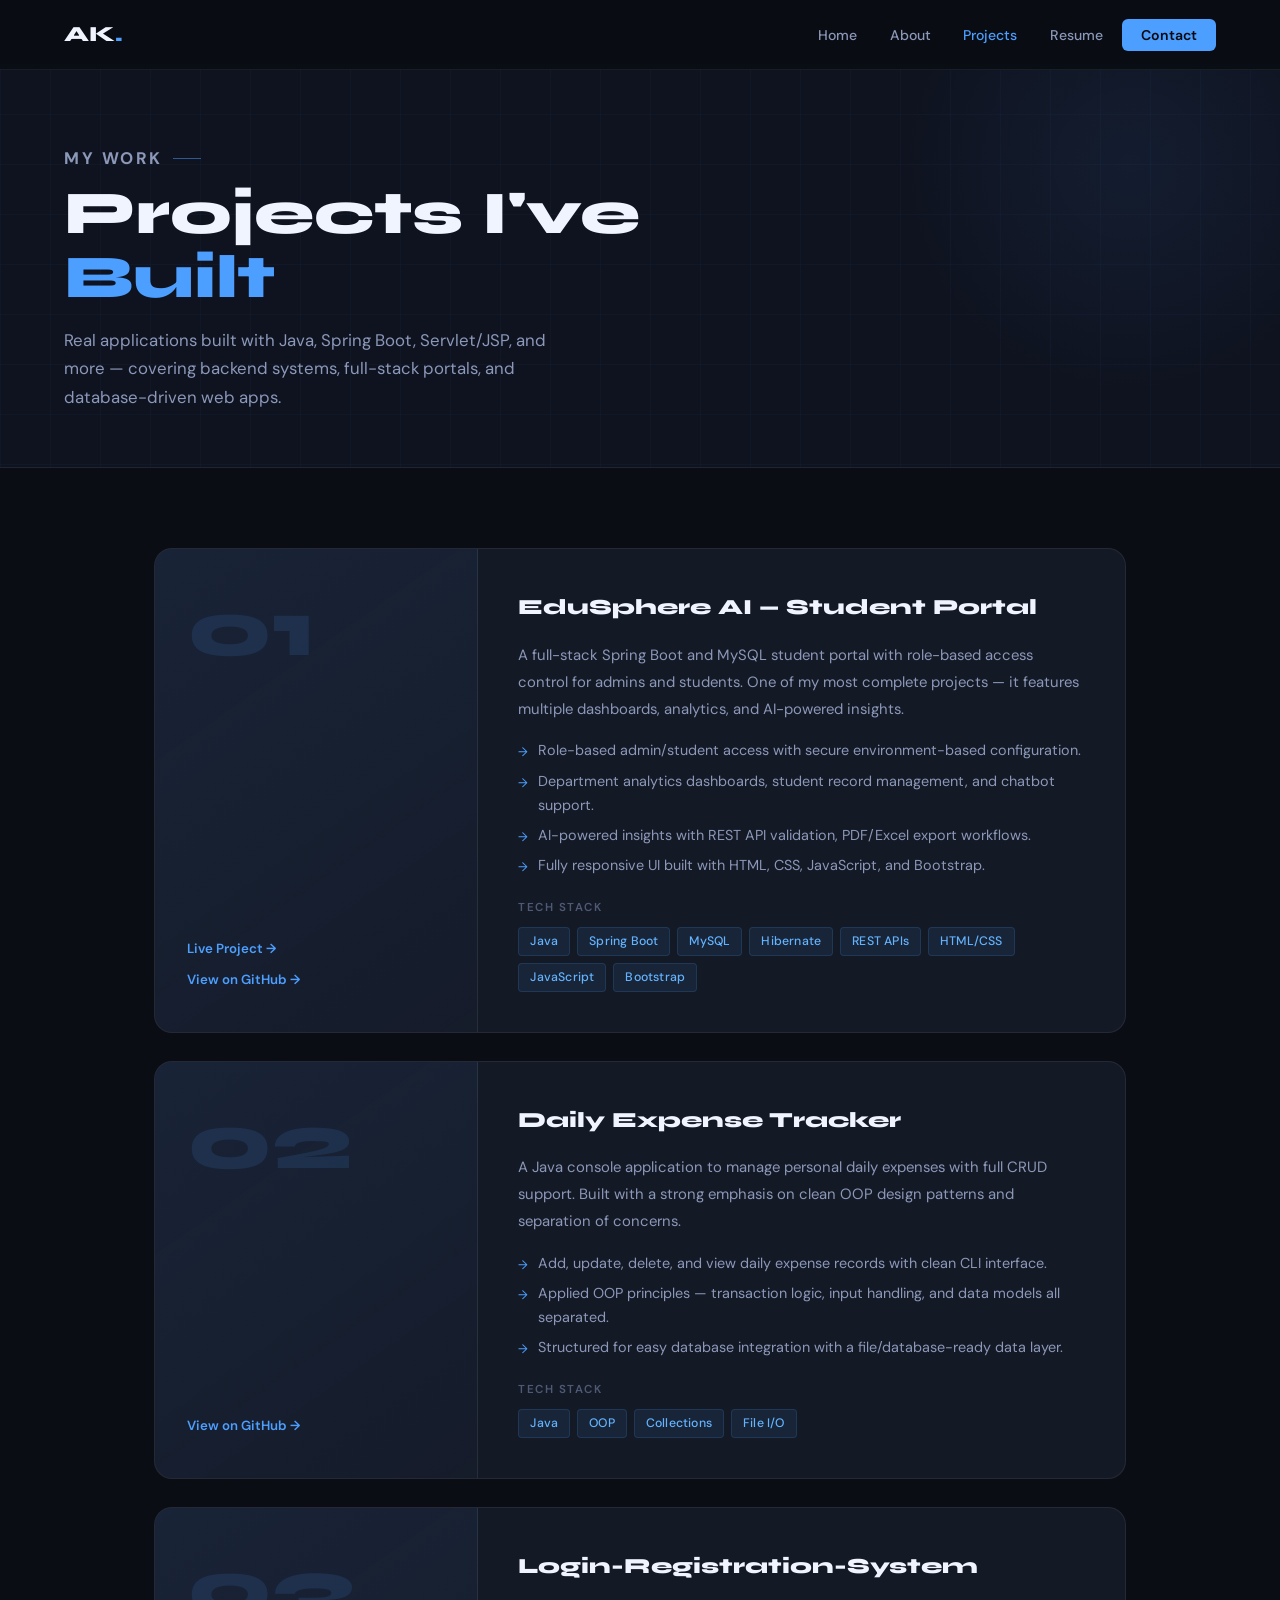
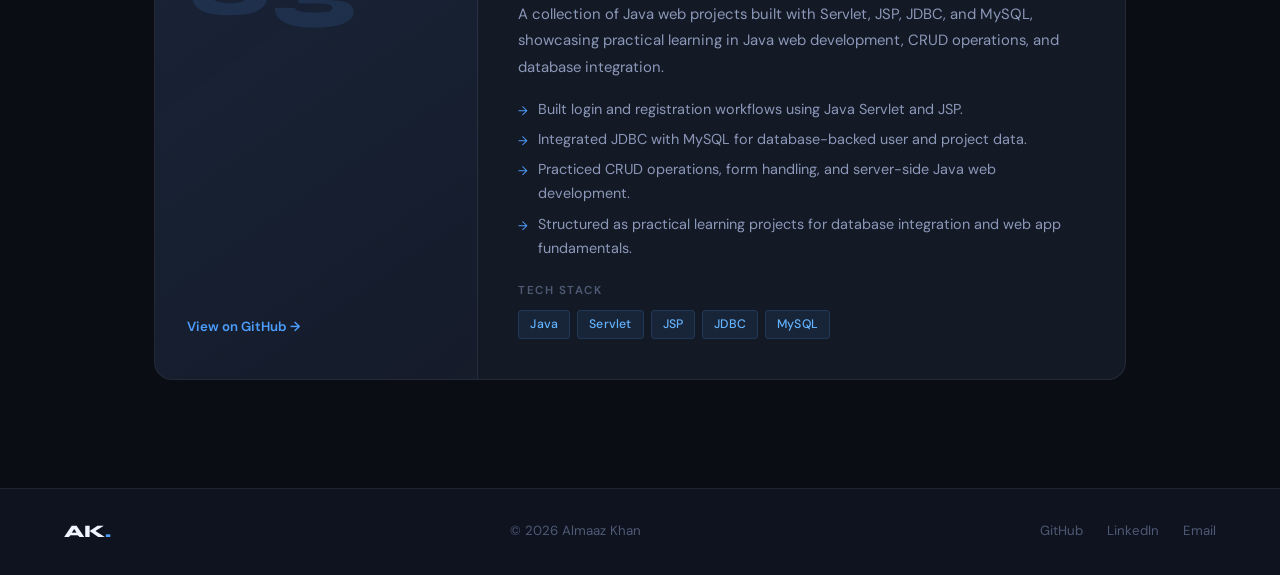
<file: projects.html>
<!DOCTYPE html>
<html lang="en">
<head>
<meta charset="UTF-8" /><meta name="viewport" content="width=device-width, initial-scale=1.0" />
<title>Projects | Almaaz Khan</title>
<link rel="stylesheet" href="style.css" />
<style>
.projects-wrap { max-width: 1100px; margin: 0 auto; padding: 5rem 5vw; }

.proj-card {
  background: var(--card); border: 1px solid var(--border);
  border-radius: var(--rl); overflow: hidden;
  display: grid; grid-template-columns: 1fr 2fr; 
  transition: border-color 0.25s, transform 0.22s;
  margin-bottom: 1.75rem;
}
.proj-card:hover { border-color: var(--border-h); transform: translateY(-3px); }

.proj-left {
  background: linear-gradient(145deg, rgba(77,159,255,0.08), rgba(77,159,255,0.02));
  border-right: 1px solid var(--border);
  padding: 2.5rem 2rem;
  display: flex; flex-direction: column; justify-content: space-between;
  min-height: 240px;
}
.proj-left-num { font-family: var(--font-h); font-size: 5rem; font-weight: 800; color: rgba(77,159,255,0.12); line-height: 1; }
.proj-left-links { display: flex; flex-direction: column; gap: 8px; margin-top: auto; }
.proj-left-links a {
  display: inline-flex; align-items: center; gap: 7px;
  color: var(--accent); font-size: 0.83rem; font-weight: 600; text-decoration: none;
  transition: gap 0.18s;
}
.proj-left-links a:hover { gap: 12px; }

.proj-right { padding: 2.5rem; display: flex; flex-direction: column; gap: 1rem; }
.proj-right-title { font-family: var(--font-h); font-size: 1.35rem; font-weight: 800; letter-spacing: 0; overflow-wrap: anywhere; }
.proj-right-desc { color: var(--text2); font-size: 0.93rem; line-height: 1.8; }
.proj-right-bullets { list-style: none; display: flex; flex-direction: column; gap: 0.35rem; }
.proj-right-bullets li { color: var(--text2); font-size: 0.9rem; padding-left: 1.2rem; position: relative; }
.proj-right-bullets li::before { content: '→'; position: absolute; left: 0; color: var(--accent); font-size: 0.78rem; top: 0.25rem; }
.proj-right-stack { margin-top: 0.25rem; }
.proj-right-stack .stack-label { font-size: 0.72rem; color: var(--text3); text-transform: uppercase; letter-spacing: 1.5px; font-weight: 600; margin-bottom: 0.6rem; }

/* Other projects mini cards */
.mini-grid { display: grid; grid-template-columns: repeat(auto-fit, minmax(min(100%, 260px), 1fr)); gap: 1.25rem; margin-top: 1.5rem; }
.mini-card {
  background: var(--card); border: 1px solid var(--border);
  border-radius: var(--r); padding: 1.5rem;
  transition: border-color 0.22s;
}
.mini-card:hover { border-color: var(--border-h); }
.mini-card-title { font-family: var(--font-h); font-size: 0.95rem; font-weight: 700; margin-bottom: 0.5rem; }
.mini-card-desc { color: var(--text2); font-size: 0.85rem; line-height: 1.7; margin-bottom: 0.75rem; }

@media (max-width: 700px) {
  .projects-wrap { padding: 3.5rem 5vw; }
  .proj-card { grid-template-columns: 1fr; }
  .proj-left { border-right: none; border-bottom: 1px solid var(--border); min-height: unset; padding: 1.5rem; }
  .proj-left-num { font-size: 3.5rem; }
  .proj-right { padding: 1.5rem; }
}

@media (max-width: 480px) {
  .proj-left, .proj-right { padding: 1.25rem; }
  .proj-right-title { font-size: 1.15rem; }
}
</style>
</head>
<body>
<nav>
  <a href="index.html" class="nav-logo">AK<span>.</span></a>
  <ul class="nav-links">
    <li><a href="index.html">Home</a></li>
    <li><a href="about.html">About</a></li>
    <li><a href="projects.html">Projects</a></li>
    <li><a href="resume.html">Resume</a></li>
    <li><a href="contact.html" class="nav-cta">Contact</a></li>
  </ul>
  <div class="nav-hamburger" id="ham"><span></span><span></span><span></span></div>
</nav>
<main>

<div class="page-hero">
  <div class="page-hero-grid"></div>
  <div class="page-hero-glow"></div>
  <div class="page-hero-inner">
    <p class="sec-label">My Work</p>
    <h1>Projects I've <span>Built</span></h1>
    <p>Real applications built with Java, Spring Boot, Servlet/JSP, and more — covering backend systems, full-stack portals, and database-driven web apps.</p>
  </div>
</div>

<div class="projects-wrap">

  <!-- PROJECT 01 -->
  <div class="proj-card reveal">
    <div class="proj-left">
      <div class="proj-left-num">01</div>
      <div class="proj-left-links">
        <a href="https://edusphere-ai-production.up.railway.app" target="_blank">Live Project →</a>
        <a href="https://github.com/Almaazkhan07" target="_blank">View on GitHub →</a>
      </div>
    </div>
    <div class="proj-right">
      <div class="proj-right-title">EduSphere AI — Student Portal</div>
      <div class="proj-right-desc">A full-stack Spring Boot and MySQL student portal with role-based access control for admins and students. One of my most complete projects — it features multiple dashboards, analytics, and AI-powered insights.</div>
      <ul class="proj-right-bullets">
        <li>Role-based admin/student access with secure environment-based configuration.</li>
        <li>Department analytics dashboards, student record management, and chatbot support.</li>
        <li>AI-powered insights with REST API validation, PDF/Excel export workflows.</li>
        <li>Fully responsive UI built with HTML, CSS, JavaScript, and Bootstrap.</li>
      </ul>
      <div class="proj-right-stack">
        <div class="stack-label">Tech Stack</div>
        <div class="tags"><span class="tag">Java</span><span class="tag">Spring Boot</span><span class="tag">MySQL</span><span class="tag">Hibernate</span><span class="tag">REST APIs</span><span class="tag">HTML/CSS</span><span class="tag">JavaScript</span><span class="tag">Bootstrap</span></div>
      </div>
    </div>
  </div>

  <!-- PROJECT 02 -->
  <div class="proj-card reveal">
    <div class="proj-left">
      <div class="proj-left-num">02</div>
      <div class="proj-left-links">
        <a href="https://github.com/Almaazkhan07" target="_blank">View on GitHub →</a>
      </div>
    </div>
    <div class="proj-right">
      <div class="proj-right-title">Daily Expense Tracker</div>
      <div class="proj-right-desc">A Java console application to manage personal daily expenses with full CRUD support. Built with a strong emphasis on clean OOP design patterns and separation of concerns.</div>
      <ul class="proj-right-bullets">
        <li>Add, update, delete, and view daily expense records with clean CLI interface.</li>
        <li>Applied OOP principles — transaction logic, input handling, and data models all separated.</li>
        <li>Structured for easy database integration with a file/database-ready data layer.</li>
      </ul>
      <div class="proj-right-stack">
        <div class="stack-label">Tech Stack</div>
        <div class="tags"><span class="tag">Java</span><span class="tag">OOP</span><span class="tag">Collections</span><span class="tag">File I/O</span></div>
      </div>
    </div>
  </div>

  <!-- PROJECT 03 -->
  <div class="proj-card reveal">
    <div class="proj-left">
      <div class="proj-left-num">03</div>
      <div class="proj-left-links">
        <a href="https://github.com/Almaazkhan07/Login-Registration-System" target="_blank">View on GitHub →</a>
      </div>
    </div>
    <div class="proj-right">
      <div class="proj-right-title">Login-Registration-System</div>
      <div class="proj-right-desc">A collection of Java web projects built with Servlet, JSP, JDBC, and MySQL, showcasing practical learning in Java web development, CRUD operations, and database integration.</div>
      <ul class="proj-right-bullets">
        <li>Built login and registration workflows using Java Servlet and JSP.</li>
        <li>Integrated JDBC with MySQL for database-backed user and project data.</li>
        <li>Practiced CRUD operations, form handling, and server-side Java web development.</li>
        <li>Structured as practical learning projects for database integration and web app fundamentals.</li>
      </ul>
      <div class="proj-right-stack">
        <div class="stack-label">Tech Stack</div>
        <div class="tags"><span class="tag">Java</span><span class="tag">Servlet</span><span class="tag">JSP</span><span class="tag">JDBC</span><span class="tag">MySQL</span></div>
      </div>
    </div>
  </div>

</div>
</main>
<footer>
  <a href="index.html" class="footer-logo">AK<span>.</span></a>
  <p class="footer-copy">© 2026 Almaaz Khan</p>
  <div class="footer-links">
    <a href="https://github.com/Almaazkhan07" target="_blank">GitHub</a>
    <a href="https://www.linkedin.com/in/almaaz-khan-p7/" target="_blank">LinkedIn</a>
    <a href="mailto:almaazkhan7070@gmail.com">Email</a>
  </div>
</footer>
<script src="main.js"></script>
</body>
</html>
</file>
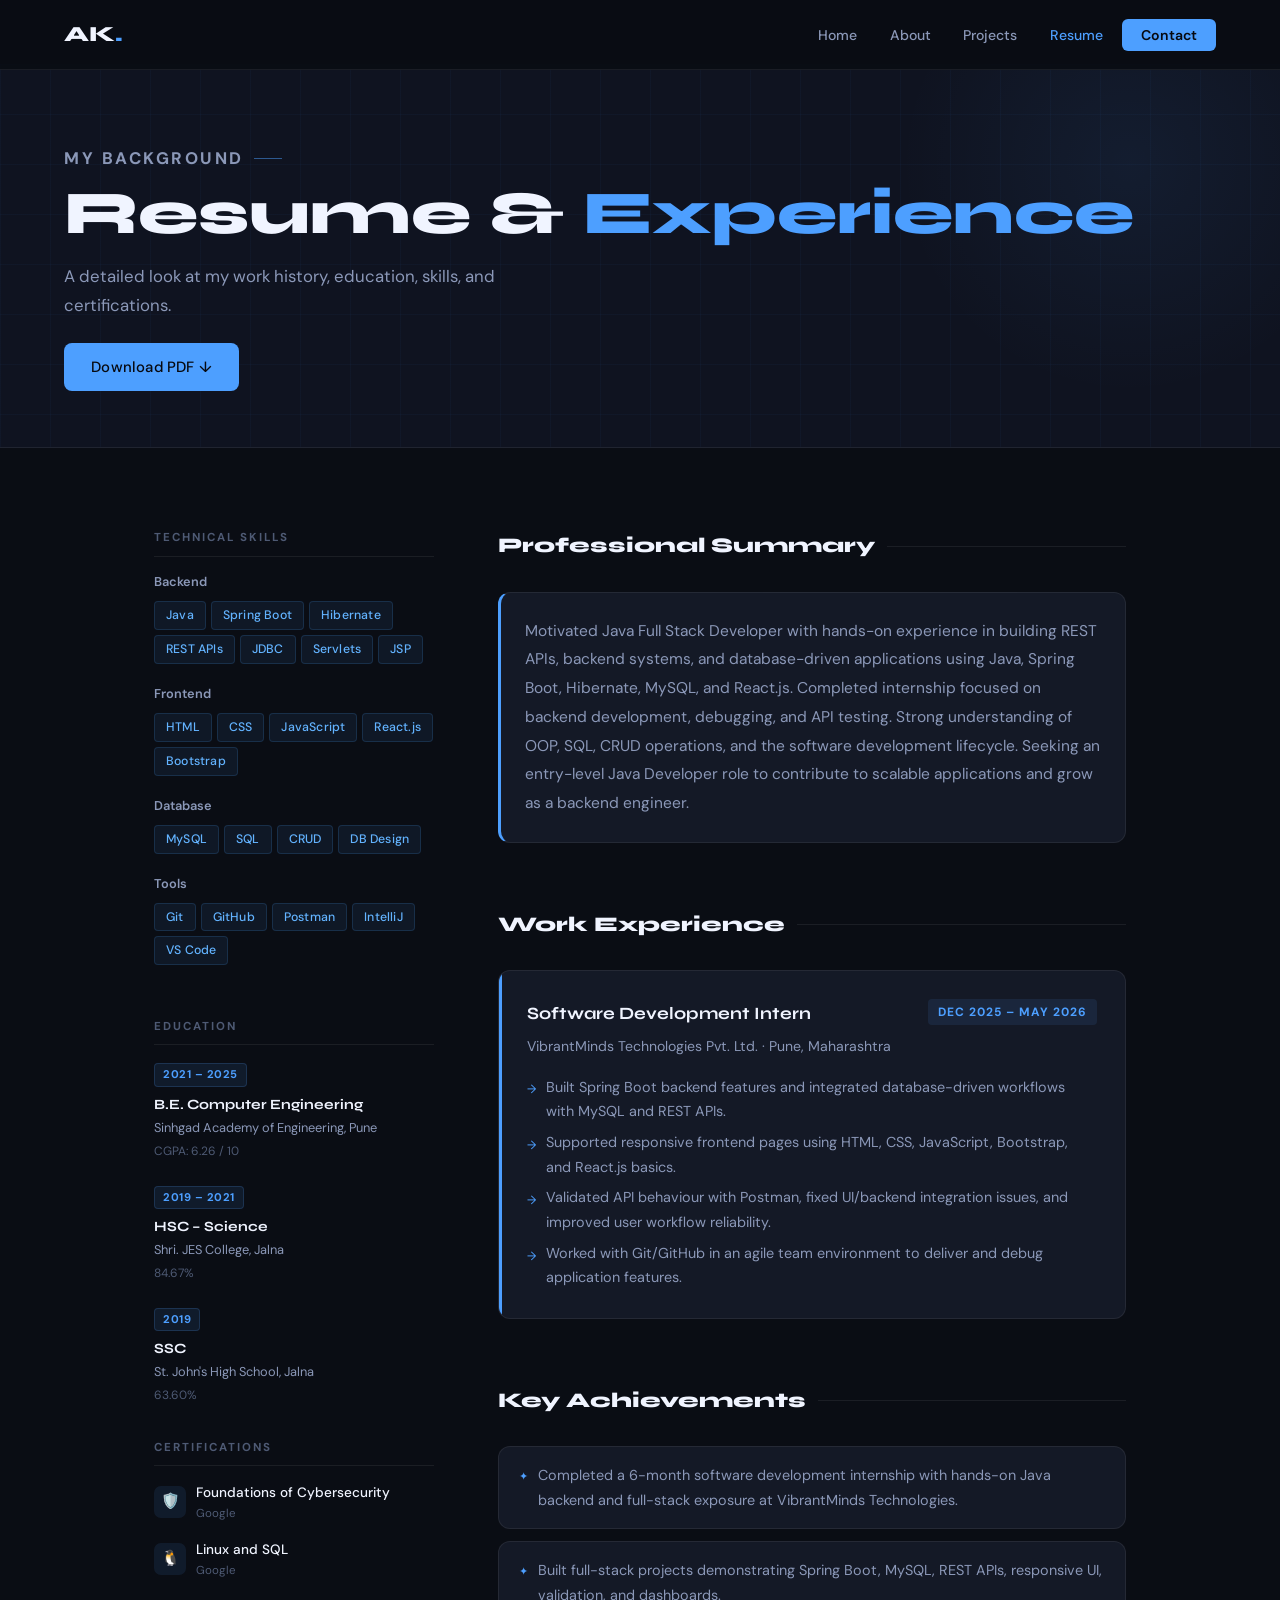
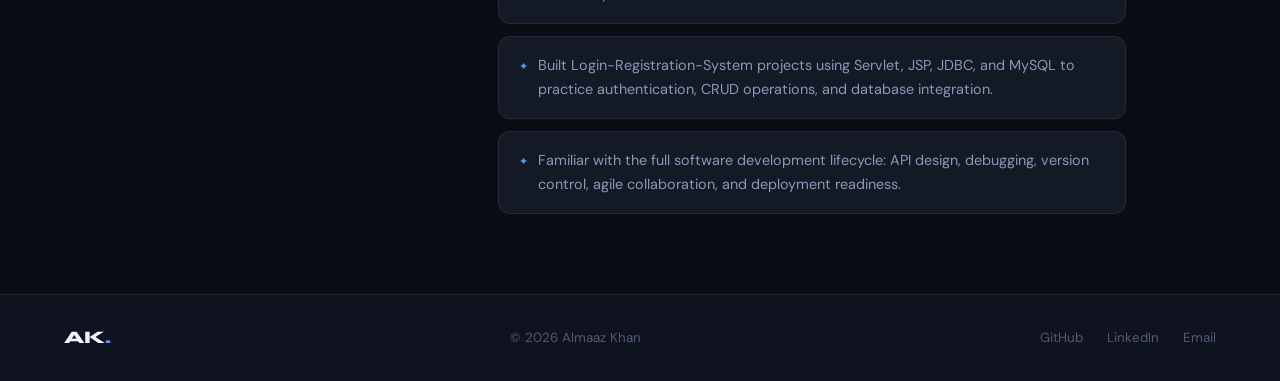
<file: resume.html>
<!DOCTYPE html>
<html lang="en">
<head>
<meta charset="UTF-8" /><meta name="viewport" content="width=device-width, initial-scale=1.0" />
<title>Resume | Almaaz Khan</title>
<link rel="stylesheet" href="style.css" />
<style>
.resume-wrap {
  max-width: 1100px; margin: 0 auto; padding: 5rem 5vw;
  display: grid; grid-template-columns: 280px 1fr; gap: 4rem; align-items: start;
}
/* LEFT SIDEBAR */
.resume-sidebar { position: sticky; top: 88px; display: flex; flex-direction: column; gap: 2rem; }
.res-block { }
.res-block-title { font-size: 0.72rem; color: var(--text3); text-transform: uppercase; letter-spacing: 2px; font-weight: 700; margin-bottom: 0.9rem; padding-bottom: 0.5rem; border-bottom: 1px solid var(--border); }

.skill-section { margin-bottom: 1.2rem; }
.skill-section-name { font-size: 0.8rem; color: var(--text2); font-weight: 600; margin-bottom: 0.5rem; }

.edu-item { margin-bottom: 1.25rem; }
.edu-item:last-child { margin-bottom: 0; }
.edu-year-tag {
  display: inline-block; background: rgba(77,159,255,0.1); border: 1px solid rgba(77,159,255,0.18);
  color: var(--accent); font-size: 0.7rem; font-weight: 700; padding: 1px 8px; border-radius: 4px;
  letter-spacing: 0.5px; margin-bottom: 0.4rem;
}
.edu-deg { font-family: var(--font-h); font-size: 0.88rem; font-weight: 700; margin-bottom: 0.15rem; }
.edu-school { color: var(--text2); font-size: 0.8rem; line-height: 1.4; margin-bottom: 0.25rem; }
.edu-score { font-size: 0.75rem; color: var(--text3); }

.cert-mini { display: flex; align-items: center; gap: 10px; margin-bottom: 0.9rem; }
.cert-mini:last-child { margin-bottom: 0; }
.cert-mini-icon { width: 32px; height: 32px; background: rgba(77,159,255,0.1); border-radius: 7px; display: flex; align-items: center; justify-content: center; font-size: 0.95rem; flex-shrink: 0; }
.cert-mini-name { font-size: 0.85rem; font-weight: 500; }
.cert-mini-by { font-size: 0.72rem; color: var(--text3); }

/* RIGHT — EXPERIENCE TIMELINE */
.resume-main { }
.res-main-section { margin-bottom: 4rem; }
.res-main-section:last-child { margin-bottom: 0; }
.res-main-title { font-family: var(--font-h); font-size: 1.3rem; font-weight: 800; margin-bottom: 1.75rem; display: flex; align-items: center; gap: 0.75rem; }
.res-main-title::after { content: ''; flex: 1; height: 1px; background: var(--border); }

.exp-card {
  background: var(--card); border: 1px solid var(--border);
  border-radius: var(--r); padding: 1.75rem; margin-bottom: 1.25rem;
  position: relative; overflow: hidden;
  transition: border-color 0.22s;
}
.exp-card:hover { border-color: var(--border-h); }
.exp-card::before { content: ''; position: absolute; left: 0; top: 0; bottom: 0; width: 3px; background: var(--accent); border-radius: 3px 0 0 3px; }
.exp-header { display: flex; justify-content: space-between; align-items: flex-start; gap: 1rem; margin-bottom: 0.4rem; flex-wrap: wrap; }
.exp-title { font-family: var(--font-h); font-size: 1.08rem; font-weight: 700; }
.exp-date { font-size: 0.75rem; color: var(--accent); font-weight: 700; text-transform: uppercase; letter-spacing: 1px; white-space: nowrap; background: rgba(77,159,255,0.1); padding: 3px 10px; border-radius: 4px; }
.exp-company { color: var(--text2); font-size: 0.88rem; margin-bottom: 1rem; }
.exp-bullets { list-style: none; display: flex; flex-direction: column; gap: 0.4rem; }
.exp-bullets li { color: var(--text2); font-size: 0.9rem; padding-left: 1.2rem; position: relative; }
.exp-bullets li::before { content: '→'; position: absolute; left: 0; color: var(--accent); font-size: 0.75rem; top: 0.3rem; }

/* ACHIEVEMENTS */
.ach-list { list-style: none; display: flex; flex-direction: column; gap: 0.75rem; }
.ach-list li {
  background: var(--card); border: 1px solid var(--border);
  border-radius: var(--r); padding: 1rem 1.25rem;
  color: var(--text2); font-size: 0.9rem;
  display: flex; align-items: flex-start; gap: 10px;
  transition: border-color 0.22s;
}
.ach-list li:hover { border-color: var(--border-h); }
.ach-list li::before { content: '✦'; color: var(--accent); font-size: 0.7rem; flex-shrink: 0; margin-top: 4px; }

@media (max-width: 860px) {
  .resume-wrap { grid-template-columns: 1fr; }
  .resume-sidebar { position: static; }
}
</style>
</head>
<body>
<nav>
  <a href="index.html" class="nav-logo">AK<span>.</span></a>
  <ul class="nav-links">
    <li><a href="index.html">Home</a></li>
    <li><a href="about.html">About</a></li>
    <li><a href="projects.html">Projects</a></li>
    <li><a href="resume.html">Resume</a></li>
    <li><a href="contact.html" class="nav-cta">Contact</a></li>
  </ul>
  <div class="nav-hamburger" id="ham"><span></span><span></span><span></span></div>
</nav>
<main>

<div class="page-hero">
  <div class="page-hero-grid"></div>
  <div class="page-hero-glow"></div>
  <div class="page-hero-inner" style="display: flex; justify-content: space-between; align-items: flex-end; flex-wrap: wrap; gap: 1.5rem; max-width: 1100px;">
    <div>
      <p class="sec-label">My Background</p>
      <h1>Resume &amp; <span>Experience</span></h1>
      <p>A detailed look at my work history, education, skills, and certifications.</p>
    </div>
    <a href="Resume_Almaaz Khan.pdf" download class="btn btn-primary">Download PDF ↓</a>
  </div>
</div>

<div class="resume-wrap">
  <!-- SIDEBAR -->
  <div class="resume-sidebar">
    <div class="res-block reveal">
      <div class="res-block-title">Technical Skills</div>
      <div class="skill-section">
        <div class="skill-section-name">Backend</div>
        <div class="tags" style="gap: 5px;"><span class="tag">Java</span><span class="tag">Spring Boot</span><span class="tag">Hibernate</span><span class="tag">REST APIs</span><span class="tag">JDBC</span><span class="tag">Servlets</span><span class="tag">JSP</span></div>
      </div>
      <div class="skill-section">
        <div class="skill-section-name">Frontend</div>
        <div class="tags" style="gap: 5px;"><span class="tag">HTML</span><span class="tag">CSS</span><span class="tag">JavaScript</span><span class="tag">React.js</span><span class="tag">Bootstrap</span></div>
      </div>
      <div class="skill-section">
        <div class="skill-section-name">Database</div>
        <div class="tags" style="gap: 5px;"><span class="tag">MySQL</span><span class="tag">SQL</span><span class="tag">CRUD</span><span class="tag">DB Design</span></div>
      </div>
      <div class="skill-section">
        <div class="skill-section-name">Tools</div>
        <div class="tags" style="gap: 5px;"><span class="tag">Git</span><span class="tag">GitHub</span><span class="tag">Postman</span><span class="tag">IntelliJ</span><span class="tag">VS Code</span></div>
      </div>
    </div>

    <div class="res-block reveal reveal-d1">
      <div class="res-block-title">Education</div>
      <div class="edu-item">
        <div class="edu-year-tag">2021 – 2025</div>
        <div class="edu-deg">B.E. Computer Engineering</div>
        <div class="edu-school">Sinhgad Academy of Engineering, Pune</div>
        <div class="edu-score">CGPA: 6.26 / 10</div>
      </div>
      <div class="edu-item">
        <div class="edu-year-tag">2019 – 2021</div>
        <div class="edu-deg">HSC – Science</div>
        <div class="edu-school">Shri. JES College, Jalna</div>
        <div class="edu-score">84.67%</div>
      </div>
      <div class="edu-item">
        <div class="edu-year-tag">2019</div>
        <div class="edu-deg">SSC</div>
        <div class="edu-school">St. John's High School, Jalna</div>
        <div class="edu-score">63.60%</div>
      </div>
    </div>

    <div class="res-block reveal reveal-d2">
      <div class="res-block-title">Certifications</div>
      <div class="cert-mini"><div class="cert-mini-icon">🛡️</div><div><div class="cert-mini-name">Foundations of Cybersecurity</div><div class="cert-mini-by">Google</div></div></div>
      <div class="cert-mini"><div class="cert-mini-icon">🐧</div><div><div class="cert-mini-name">Linux and SQL</div><div class="cert-mini-by">Google</div></div></div>
    </div>
  </div>

  <!-- MAIN -->
  <div class="resume-main">
    <div class="res-main-section reveal">
      <div class="res-main-title">Professional Summary</div>
      <p style="color: var(--text2); font-size: 0.97rem; line-height: 1.85; background: var(--card); border: 1px solid var(--border); border-radius: var(--r); padding: 1.5rem; border-left: 3px solid var(--accent);">
        Motivated Java Full Stack Developer with hands-on experience in building REST APIs, backend systems, and database-driven applications using Java, Spring Boot, Hibernate, MySQL, and React.js. Completed internship focused on backend development, debugging, and API testing. Strong understanding of OOP, SQL, CRUD operations, and the software development lifecycle. Seeking an entry-level Java Developer role to contribute to scalable applications and grow as a backend engineer.
      </p>
    </div>

    <div class="res-main-section reveal">
      <div class="res-main-title">Work Experience</div>
      <div class="exp-card">
        <div class="exp-header">
          <div class="exp-title">Software Development Intern</div>
          <div class="exp-date">Dec 2025 – May 2026</div>
        </div>
        <div class="exp-company">VibrantMinds Technologies Pvt. Ltd. · Pune, Maharashtra</div>
        <ul class="exp-bullets">
          <li>Built Spring Boot backend features and integrated database-driven workflows with MySQL and REST APIs.</li>
          <li>Supported responsive frontend pages using HTML, CSS, JavaScript, Bootstrap, and React.js basics.</li>
          <li>Validated API behaviour with Postman, fixed UI/backend integration issues, and improved user workflow reliability.</li>
          <li>Worked with Git/GitHub in an agile team environment to deliver and debug application features.</li>
        </ul>
      </div>
    </div>

    <div class="res-main-section reveal">
      <div class="res-main-title">Key Achievements</div>
      <ul class="ach-list">
        <li>Completed a 6-month software development internship with hands-on Java backend and full-stack exposure at VibrantMinds Technologies.</li>
        <li>Built full-stack projects demonstrating Spring Boot, MySQL, REST APIs, responsive UI, validation, and dashboards.</li>
        <li>Built Login-Registration-System projects using Servlet, JSP, JDBC, and MySQL to practice authentication, CRUD operations, and database integration.</li>
        <li>Familiar with the full software development lifecycle: API design, debugging, version control, agile collaboration, and deployment readiness.</li>
      </ul>
    </div>
  </div>
</div>
</main>
<footer>
  <a href="index.html" class="footer-logo">AK<span>.</span></a>
  <p class="footer-copy">© 2026 Almaaz Khan</p>
  <div class="footer-links">
    <a href="https://github.com/Almaazkhan07" target="_blank">GitHub</a>
    <a href="https://www.linkedin.com/in/almaaz-khan-p7/" target="_blank">LinkedIn</a>
    <a href="mailto:almaazkhan7070@gmail.com">Email</a>
  </div>
</footer>
<script src="main.js"></script>
</body>
</html>
</file>
<file: style.css>
@import url('https://fonts.googleapis.com/css2?family=Syne:wght@400;600;700;800&family=DM+Sans:ital,wght@0,300;0,400;0,500;1,300&display=swap');

*, *::before, *::after { box-sizing: border-box; margin: 0; padding: 0; }
img { display: block; max-width: 100%; }

:root {
  --bg: #0a0d14;
  --bg2: #0f1320;
  --bg3: #141826;
  --card: #141926;
  --border: rgba(255,255,255,0.07);
  --border-h: rgba(99,179,255,0.3);
  --accent: #4d9fff;
  --accent2: #63b3ff;
  --glow: rgba(77,159,255,0.12);
  --text: #f0f4ff;
  --text2: #8b98b8;
  --text3: #4e5a74;
  --font-h: 'Syne', sans-serif;
  --font-b: 'DM Sans', sans-serif;
  --r: 12px;
  --rl: 18px;
}

html { scroll-behavior: smooth; }
body {
  background: var(--bg);
  color: var(--text);
  font-family: var(--font-b);
  font-size: 16px;
  line-height: 1.7;
  overflow-x: hidden;
  min-height: 100vh;
  display: flex;
  flex-direction: column;
}

/* ── NAV ── */
nav {
  position: fixed; top: 0; left: 0; right: 0; z-index: 200;
  display: flex; justify-content: space-between; align-items: center;
  padding: 1rem 5vw;
  background: rgba(10,13,20,0.88);
  backdrop-filter: blur(24px);
  border-bottom: 1px solid var(--border);
}
.nav-logo {
  font-family: var(--font-h); font-size: 1.35rem; font-weight: 800;
  color: var(--text); text-decoration: none; letter-spacing: 0;
}
.nav-logo span { color: var(--accent); }
.nav-links { display: flex; gap: 0.25rem; list-style: none; align-items: center; }
.nav-links a {
  color: var(--text2); text-decoration: none; font-size: 0.88rem;
  font-weight: 500; padding: 0.45rem 0.9rem; border-radius: 6px;
  transition: color 0.2s, background 0.2s;
}
.nav-links a:hover { color: var(--text); background: rgba(255,255,255,0.05); }
.nav-links a.active { color: var(--accent); }
.nav-cta {
  background: var(--accent) !important;
  color: #07090f !important;
  font-weight: 600 !important;
  padding: 0.45rem 1.2rem !important;
}
.nav-cta:hover { background: var(--accent2) !important; }
.nav-hamburger { display: none; flex-direction: column; gap: 5px; cursor: pointer; padding: 4px; }
.nav-hamburger span { display: block; width: 22px; height: 2px; background: var(--text2); border-radius: 2px; transition: all 0.3s; }

/* ── MAIN WRAPPER ── */
main { flex: 1; padding-top: 64px; }

/* ── BUTTONS ── */
.btn {
  display: inline-flex; align-items: center; gap: 8px;
  padding: 0.72rem 1.7rem; border-radius: 8px;
  font-family: var(--font-b); font-size: 0.93rem; font-weight: 500;
  text-decoration: none; cursor: pointer; border: none;
  transition: all 0.22s ease; letter-spacing: 0.2px;
}
.btn-primary { background: var(--accent); color: #07090f; }
.btn-primary:hover { background: var(--accent2); transform: translateY(-2px); }
.btn-outline { background: transparent; color: var(--text); border: 1px solid var(--border-h); }
.btn-outline:hover { background: var(--glow); border-color: var(--accent); transform: translateY(-2px); }
.btn-ghost { background: rgba(255,255,255,0.04); color: var(--text2); border: 1px solid var(--border); }
.btn-ghost:hover { color: var(--text); border-color: var(--border-h); }

/* ── SECTION HEADER ── */
.sec-label {
  font-size: 0.72rem; font-weight: 700; color: var(--accent);
  text-transform: uppercase; letter-spacing: 2.5px;
  display: flex; align-items: center; gap: 10px; margin-bottom: 0.6rem;
}
.sec-label::after { content: ''; flex: 0 0 28px; height: 1px; background: var(--accent); opacity: 0.5; }
.sec-title {
  font-family: var(--font-h); font-size: clamp(1.9rem, 3.5vw, 2.6rem);
  font-weight: 800; letter-spacing: 0; line-height: 1.1; margin-bottom: 0.5rem;
}
.sec-sub { color: var(--text2); font-size: 0.97rem; max-width: 540px; }

/* ── PAGE HERO STRIP ── */
.page-hero {
  padding: 5rem 5vw 3.5rem;
  position: relative; overflow: hidden;
  border-bottom: 1px solid var(--border);
  background: var(--bg2);
}
.page-hero-grid {
  position: absolute; inset: 0;
  background-image:
    linear-gradient(rgba(77,159,255,0.035) 1px, transparent 1px),
    linear-gradient(90deg, rgba(77,159,255,0.035) 1px, transparent 1px);
  background-size: 50px 50px;
}
.page-hero-glow {
  position: absolute; top: -150px; right: -100px;
  width: 500px; height: 500px;
  background: radial-gradient(circle, rgba(77,159,255,0.07), transparent 65%);
  pointer-events: none;
}
.page-hero-inner { position: relative; z-index: 1; max-width: 780px; }
.page-hero-inner h1 {
  font-family: var(--font-h); font-size: clamp(2.4rem, 5vw, 3.8rem);
  font-weight: 800; letter-spacing: 0; line-height: 1.05; margin-bottom: 1rem;
}
.page-hero-inner h1 span { color: var(--accent); }
.page-hero-inner p { color: var(--text2); font-size: 1.05rem; max-width: 520px; }

/* ── CARDS ── */
.card {
  background: var(--card); border: 1px solid var(--border);
  border-radius: var(--rl); padding: 1.75rem;
  transition: border-color 0.25s, transform 0.25s;
}
.card:hover { border-color: var(--border-h); transform: translateY(-3px); }

/* ── SKILL TAGS ── */
.tags { display: flex; flex-wrap: wrap; gap: 7px; }
.tag {
  background: rgba(77,159,255,0.08); border: 1px solid rgba(77,159,255,0.16);
  color: var(--accent2); font-size: 0.77rem; font-weight: 500;
  padding: 3px 11px; border-radius: 4px; letter-spacing: 0.2px;
}
.tag-gray {
  background: rgba(255,255,255,0.04); border: 1px solid var(--border);
  color: var(--text2); font-size: 0.77rem; padding: 3px 10px; border-radius: 4px;
}

/* ── FOOTER ── */
footer {
  background: var(--bg2); border-top: 1px solid var(--border);
  padding: 1.75rem 5vw;
  display: flex; justify-content: space-between; align-items: center;
  flex-wrap: wrap; gap: 1rem;
}
.footer-logo { font-family: var(--font-h); font-size: 1.1rem; font-weight: 800; color: var(--text); text-decoration: none; }
.footer-logo span { color: var(--accent); }
.footer-copy { color: var(--text3); font-size: 0.83rem; }
.footer-links { display: flex; gap: 1.5rem; }
.footer-links a { color: var(--text3); text-decoration: none; font-size: 0.83rem; transition: color 0.2s; }
.footer-links a:hover { color: var(--accent); }

/* ── SCROLL REVEAL ── */
.reveal { opacity: 0; transform: translateY(28px); transition: opacity 0.6s ease, transform 0.6s ease; }
.reveal.visible { opacity: 1; transform: none; }
.reveal-d1 { transition-delay: 0.1s; }
.reveal-d2 { transition-delay: 0.2s; }
.reveal-d3 { transition-delay: 0.3s; }

/* ── MOBILE ── */
@media (max-width: 768px) {
  .nav-links { display: none; flex-direction: column; position: fixed; top: 64px; left: 0; right: 0; background: var(--bg2); border-bottom: 1px solid var(--border); padding: 1rem 5vw; gap: 0.25rem; max-height: calc(100vh - 64px); overflow-y: auto; }
  .nav-links.open { display: flex; }
  .nav-links a { display: block; width: 100%; padding: 0.72rem 0.9rem; }
  .nav-hamburger { display: flex; }
  .btn { justify-content: center; }
  .page-hero { padding: 3.5rem 5vw 2.5rem; }
  .page-hero-inner h1 { font-size: 2.35rem; line-height: 1.12; }
  .page-hero-inner p { font-size: 0.98rem; }
  footer { flex-direction: column; align-items: flex-start; gap: 0.75rem; }
  .footer-links { flex-wrap: wrap; gap: 1rem; }
}

@media (max-width: 480px) {
  body { font-size: 15px; }
  nav { padding: 0.85rem 5vw; }
  main { padding-top: 58px; }
  .nav-links { top: 58px; max-height: calc(100vh - 58px); }
  .page-hero-inner h1 { font-size: 2rem; }
  .sec-label { letter-spacing: 1.6px; }
}
</file>
